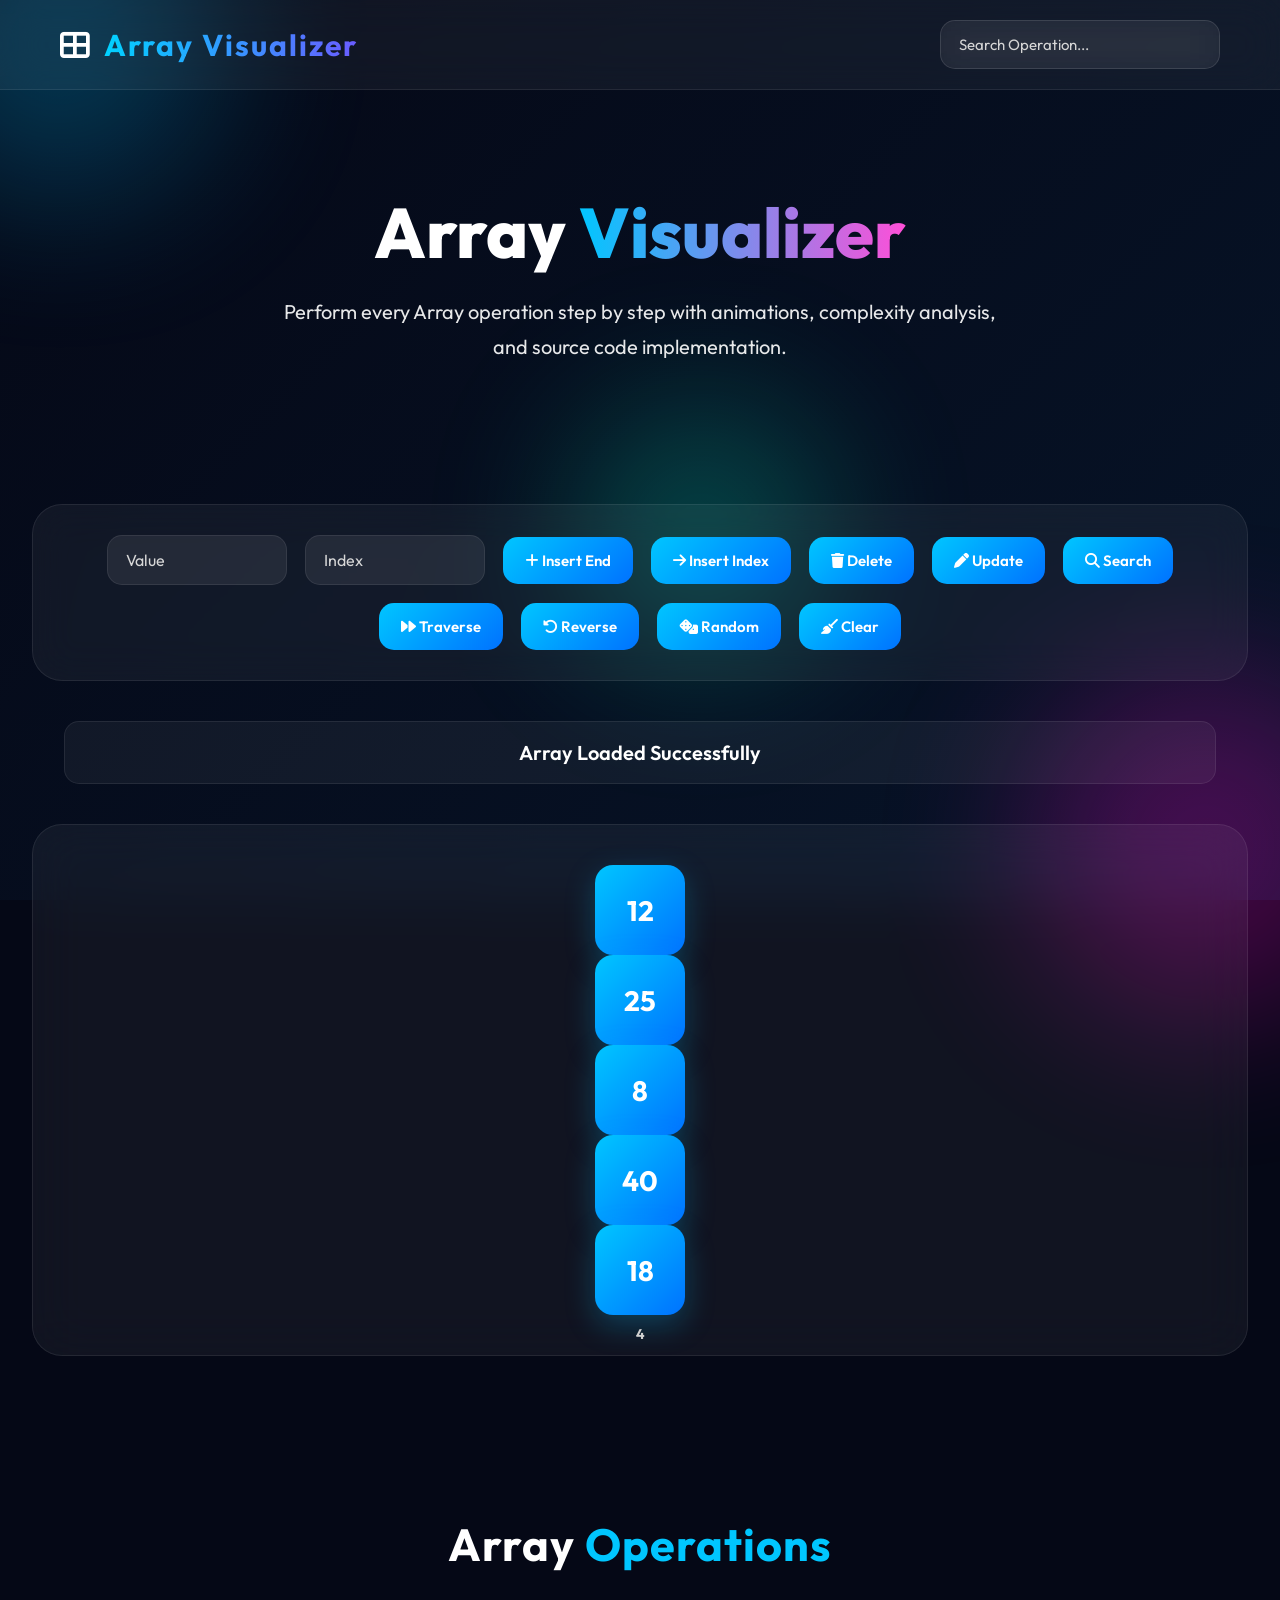
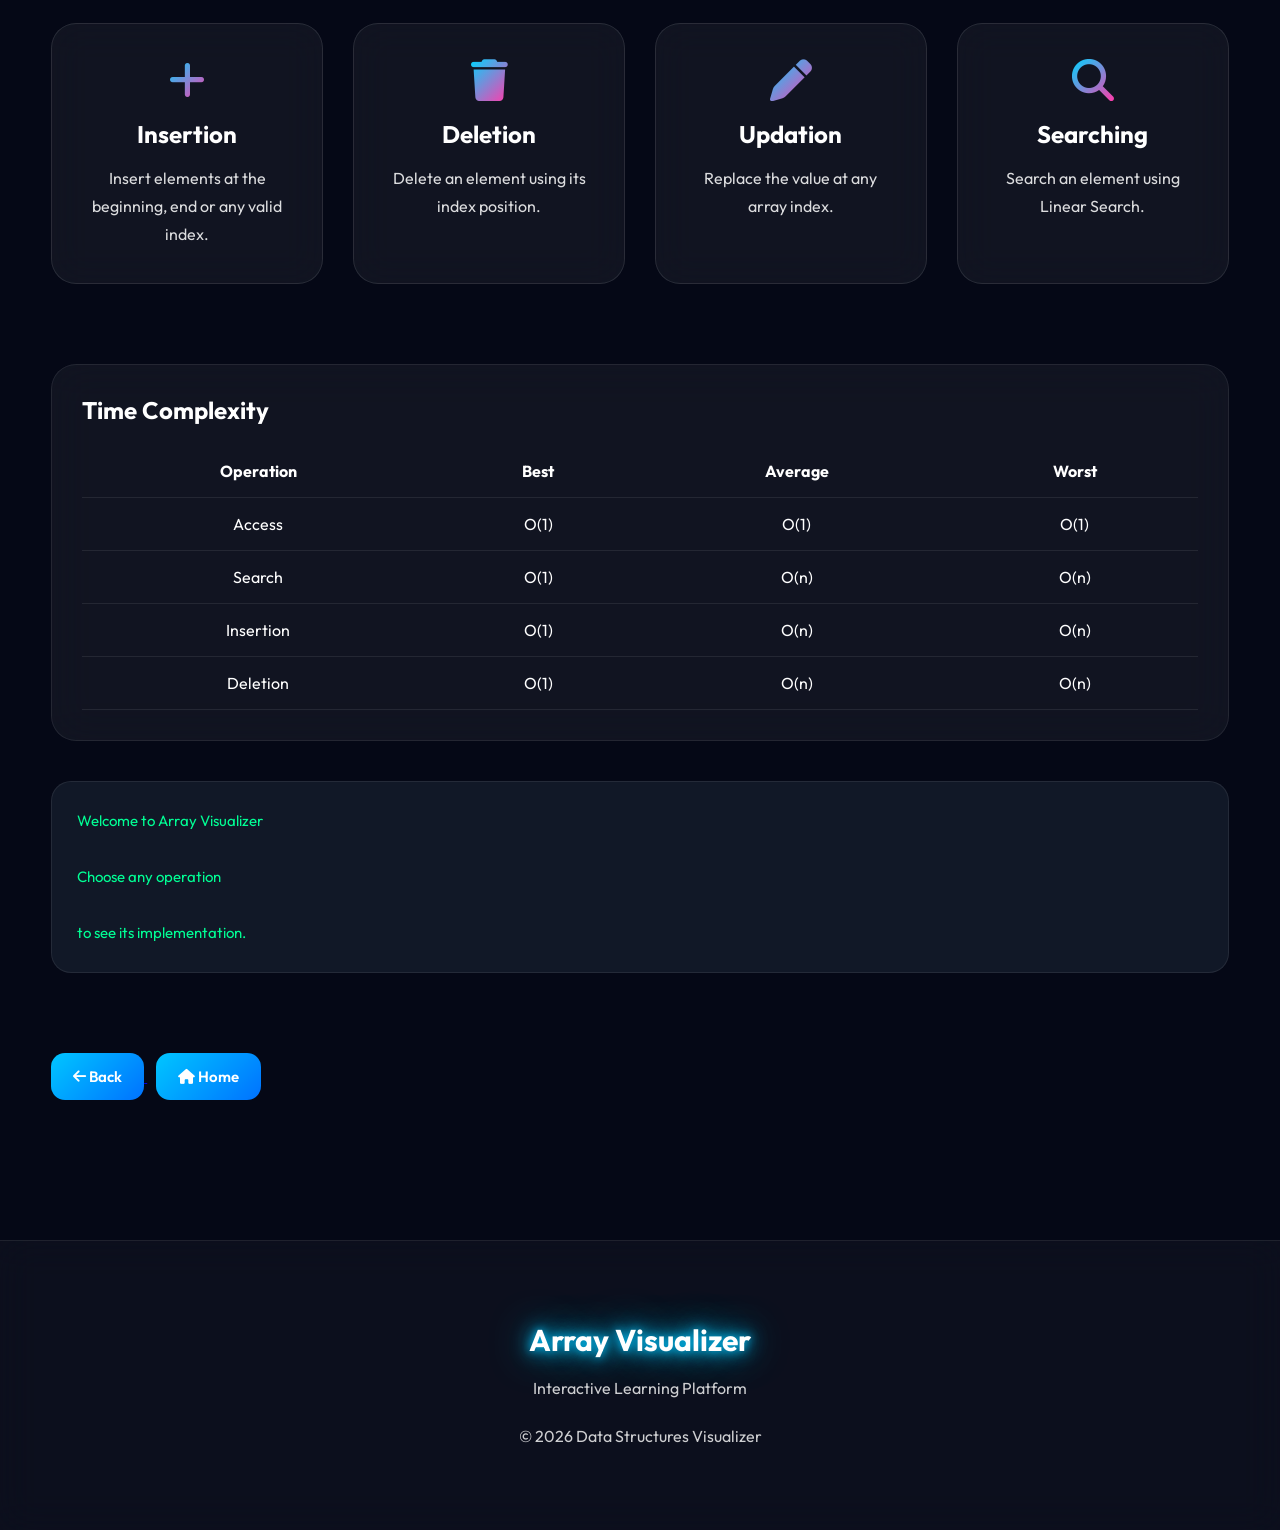
<file: pages/array.html>
<!DOCTYPE html>
<html lang="en">

<head>

    <meta charset="UTF-8">

    <meta name="viewport"
          content="width=device-width, initial-scale=1.0">

    <title>Array Visualizer</title>

    <link rel="stylesheet"
          href="../css/style.css">

    <link rel="preconnect"
          href="https://fonts.googleapis.com">

    <link rel="preconnect"
          href="https://fonts.gstatic.com"
          crossorigin>

    <link href="https://fonts.googleapis.com/css2?family=Outfit:wght@300;400;500;600;700;800&display=swap"
          rel="stylesheet">

    <link rel="stylesheet"
          href="https://cdnjs.cloudflare.com/ajax/libs/font-awesome/6.6.0/css/all.min.css">

</head>

<body>

<!--================ BACKGROUND ================-->

<div class="orb orb1"></div>
<div class="orb orb2"></div>
<div class="orb orb3"></div>

<!--================ NAVBAR ================-->

<nav>

<div class="logo">

<i class="fa-solid fa-table-cells-large"></i>

<span>

Array Visualizer

</span>

</div>

<div class="nav-right">

<div class="search-box">

<input
type="text"
placeholder="Search Operation..."
id="searchOperation">

</div>

</div>

</nav>

<!--================ HERO ================-->

<section class="hero">

<h1>

Array

<span>

Visualizer

</span>

</h1>

<p>

Perform every Array operation
step by step with animations,
complexity analysis,
and source code implementation.

</p>

</section>

<!--================ CONTROL PANEL ================-->

<section class="control-panel">

<input
type="number"
id="arrayValue"
placeholder="Value">

<input
type="number"
id="arrayIndex"
placeholder="Index">

<button onclick="insertEnd()">

<i class="fa-solid fa-plus"></i>

Insert End

</button>

<button onclick="insertIndex()">

<i class="fa-solid fa-arrow-right"></i>

Insert Index

</button>

<button onclick="deleteIndex()">

<i class="fa-solid fa-trash"></i>

Delete

</button>

<button onclick="updateValue()">

<i class="fa-solid fa-pen"></i>

Update

</button>

<button onclick="searchValue()">

<i class="fa-solid fa-magnifying-glass"></i>

Search

</button>

<button onclick="traverseArray()">

<i class="fa-solid fa-forward"></i>

Traverse

</button>

<button onclick="reverseArray()">

<i class="fa-solid fa-rotate-left"></i>

Reverse

</button>

<button onclick="randomArray()">

<i class="fa-solid fa-dice"></i>

Random

</button>

<button onclick="clearArray()">

<i class="fa-solid fa-broom"></i>

Clear

</button>

</section>

<!--================ STATUS =================-->

<div
class="status"
id="status">

Ready...

</div>

<!--================ VISUALIZER =================-->

<section class="visualizer">

<div
id="arrayContainer">

</div>

</section>


<!--================ OPERATION INFO =================-->

<section class="container">

    <h2 class="section-title">

        Array

        <span>

            Operations

        </span>

    </h2>

    <div class="feature-grid">

        <div class="feature-card">

            <i class="fa-solid fa-plus"></i>

            <h3>Insertion</h3>

            <p>

                Insert elements at the beginning,
                end or any valid index.

            </p>

        </div>

        <div class="feature-card">

            <i class="fa-solid fa-trash"></i>

            <h3>Deletion</h3>

            <p>

                Delete an element using
                its index position.

            </p>

        </div>

        <div class="feature-card">

            <i class="fa-solid fa-pen"></i>

            <h3>Updation</h3>

            <p>

                Replace the value
                at any array index.

            </p>

        </div>

        <div class="feature-card">

            <i class="fa-solid fa-magnifying-glass"></i>

            <h3>Searching</h3>

            <p>

                Search an element
                using Linear Search.

            </p>

        </div>

    </div>

</section>

<!--================ TIME COMPLEXITY =================-->

<section class="complexity">

<h2>

Time Complexity

</h2>

<table>

<tr>

<th>Operation</th>

<th>Best</th>

<th>Average</th>

<th>Worst</th>

</tr>

<tr>

<td>Access</td>

<td>O(1)</td>

<td>O(1)</td>

<td>O(1)</td>

</tr>

<tr>

<td>Search</td>

<td>O(1)</td>

<td>O(n)</td>

<td>O(n)</td>

</tr>

<tr>

<td>Insertion</td>

<td>O(1)</td>

<td>O(n)</td>

<td>O(n)</td>

</tr>

<tr>

<td>Deletion</td>

<td>O(1)</td>

<td>O(n)</td>

<td>O(n)</td>

</tr>

</table>

</section>

<!--================ IMPLEMENTATION =================-->

<section class="code-box">

<pre id="codeDisplay">

Select an operation to view its implementation.

</pre>

</section>

<!--================ NAVIGATION =================-->

<section
class="container center mt-40">

<a href="linear.html">

<button>

<i class="fa-solid fa-arrow-left"></i>

Back

</button>

</a>

&nbsp;&nbsp;

<a href="../index.html">

<button>

<i class="fa-solid fa-house"></i>

Home

</button>

</a>

</section>

<!--================ FOOTER =================-->

<footer>

<div class="container">

<h2 class="glow">

Array Visualizer

</h2>

<p>

Interactive Learning Platform

</p>

<br>

<p>

© 2026 Data Structures Visualizer

</p>

</div>

</footer>

<!--================ SCRIPT =================-->

<script src="../js/array.js"></script>

</body>

</html>
</file>
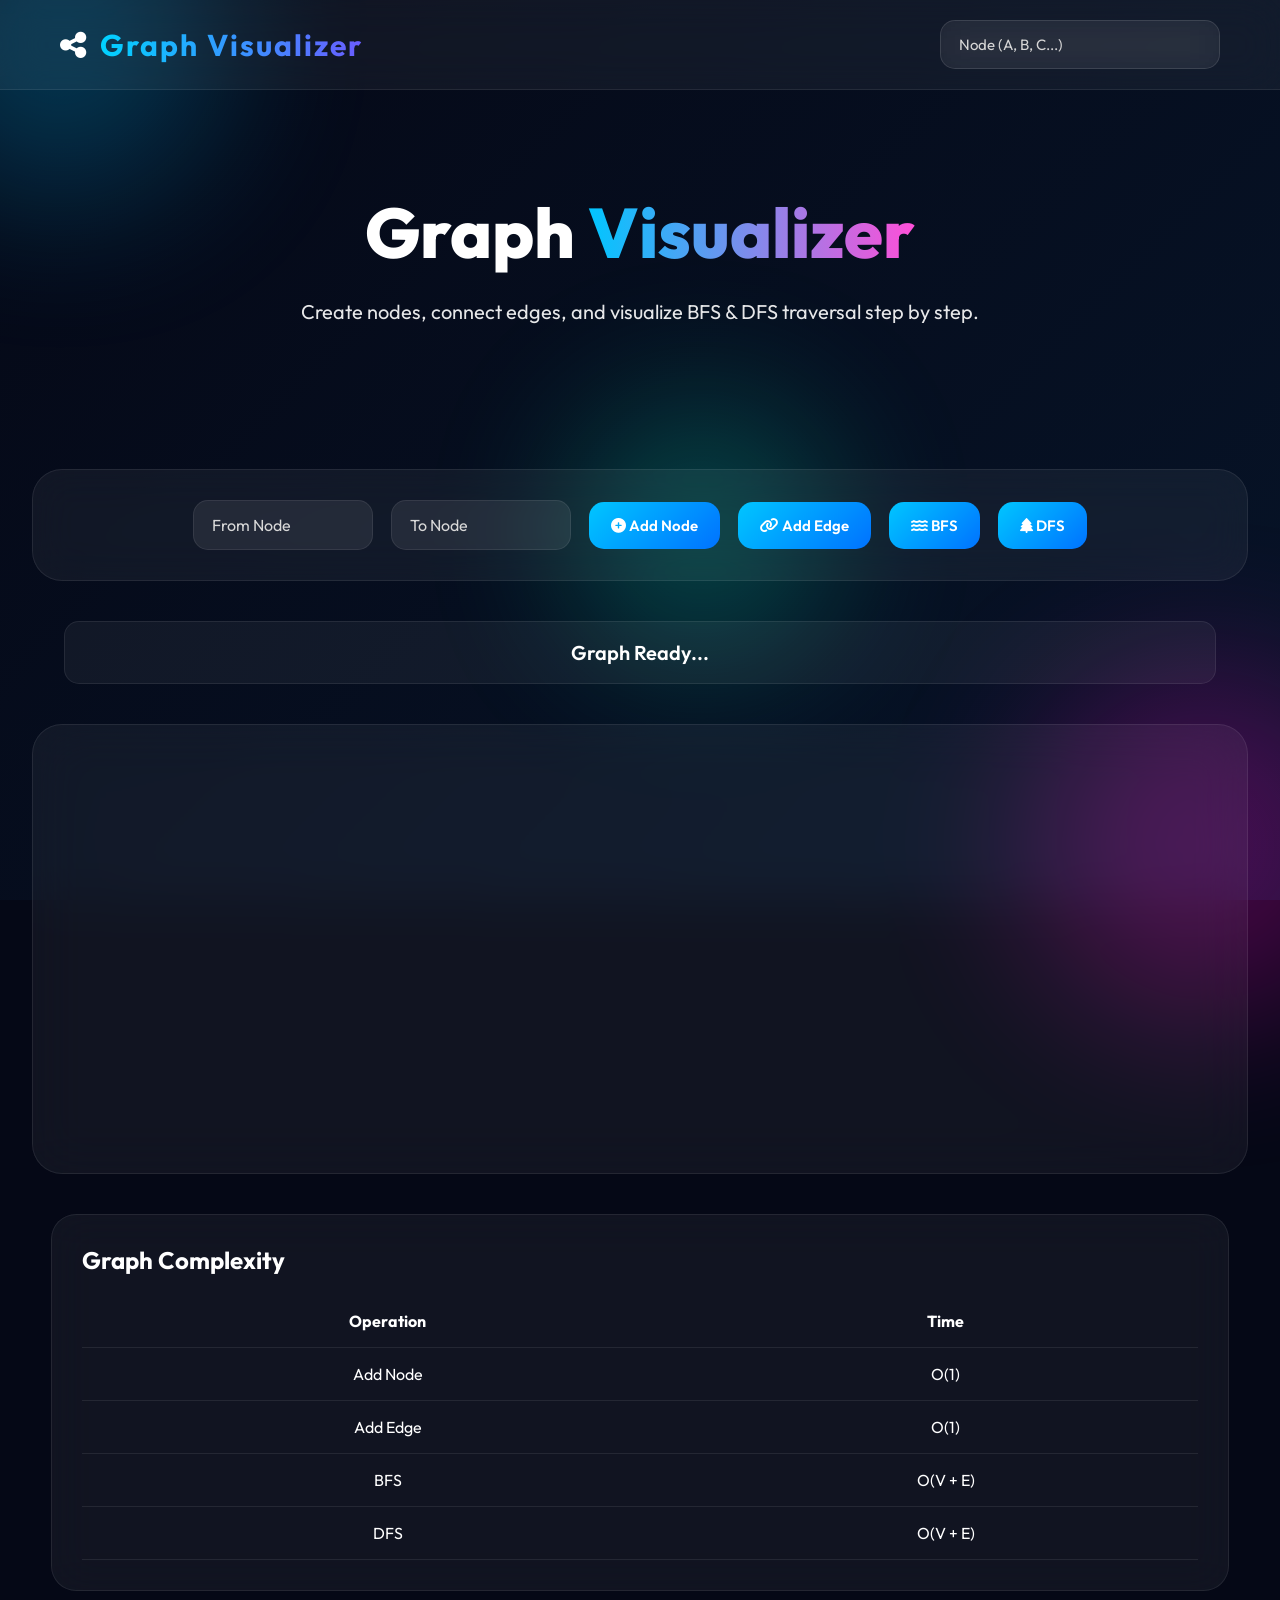
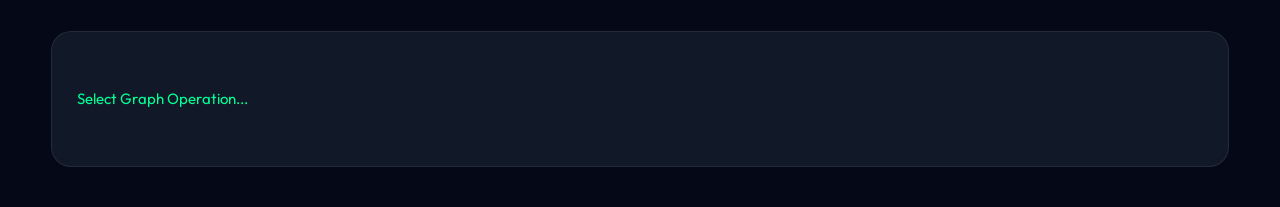
<file: pages/graph.html>
<!DOCTYPE html>
<html lang="en">

<head>

<meta charset="UTF-8">

<meta name="viewport" content="width=device-width, initial-scale=1.0">

<title>Graph Visualizer</title>

<link rel="stylesheet" href="../css/style.css">

<link rel="preconnect" href="https://fonts.googleapis.com">
<link rel="preconnect" href="https://fonts.gstatic.com" crossorigin>

<link href="https://fonts.googleapis.com/css2?family=Outfit:wght@300;400;500;600;700;800&display=swap"
rel="stylesheet">

<link rel="stylesheet"
href="https://cdnjs.cloudflare.com/ajax/libs/font-awesome/6.6.0/css/all.min.css">

</head>

<body>

<!-- BACKGROUND -->
<div class="orb orb1"></div>
<div class="orb orb2"></div>
<div class="orb orb3"></div>

<!-- NAVBAR -->
<nav>

<div class="logo">

<i class="fa-solid fa-share-nodes"></i>

<span>Graph Visualizer</span>

</div>

<div class="nav-right">

<div class="search-box">

<input type="text"
id="nodeInput"
placeholder="Node (A, B, C...)">

</div>

</div>

</nav>

<!-- HERO -->
<section class="hero">

<h1>

Graph

<span>Visualizer</span>

</h1>

<p>
Create nodes, connect edges, and visualize BFS & DFS traversal step by step.
</p>

</section>

<!-- CONTROL PANEL -->
<section class="control-panel">

<input type="text" id="fromNode" placeholder="From Node">
<input type="text" id="toNode" placeholder="To Node">

<button onclick="addNode(document.getElementById('nodeInput').value)">
<i class="fa-solid fa-circle-plus"></i> Add Node
</button>

<button onclick="addEdge(
document.getElementById('fromNode').value,
document.getElementById('toNode').value
)">
<i class="fa-solid fa-link"></i> Add Edge
</button>

<button onclick="bfs(document.getElementById('nodeInput').value)">
<i class="fa-solid fa-water"></i> BFS
</button>

<button onclick="dfs(document.getElementById('nodeInput').value)">
<i class="fa-solid fa-tree"></i> DFS
</button>

</section>

<!-- STATUS -->
<div class="status" id="status">
Graph Ready...
</div>

<!-- GRAPH VISUALIZER -->
<section class="visualizer">

<div id="graphContainer" class="graph-container"></div>

</section>

<!-- COMPLEXITY -->
<section class="complexity">

<h2>Graph Complexity</h2>

<table>

<tr>
<th>Operation</th>
<th>Time</th>
</tr>

<tr>
<td>Add Node</td>
<td>O(1)</td>
</tr>

<tr>
<td>Add Edge</td>
<td>O(1)</td>
</tr>

<tr>
<td>BFS</td>
<td>O(V + E)</td>
</tr>

<tr>
<td>DFS</td>
<td>O(V + E)</td>
</tr>

</table>

</section>

<!-- CODE BOX -->
<section class="code-box">

<pre id="codeDisplay">

Select Graph Operation...

</pre>

</section>

<!-- SCRIPT -->
<script src="../js/graph.js"></script>

</body>

</html>
</file>
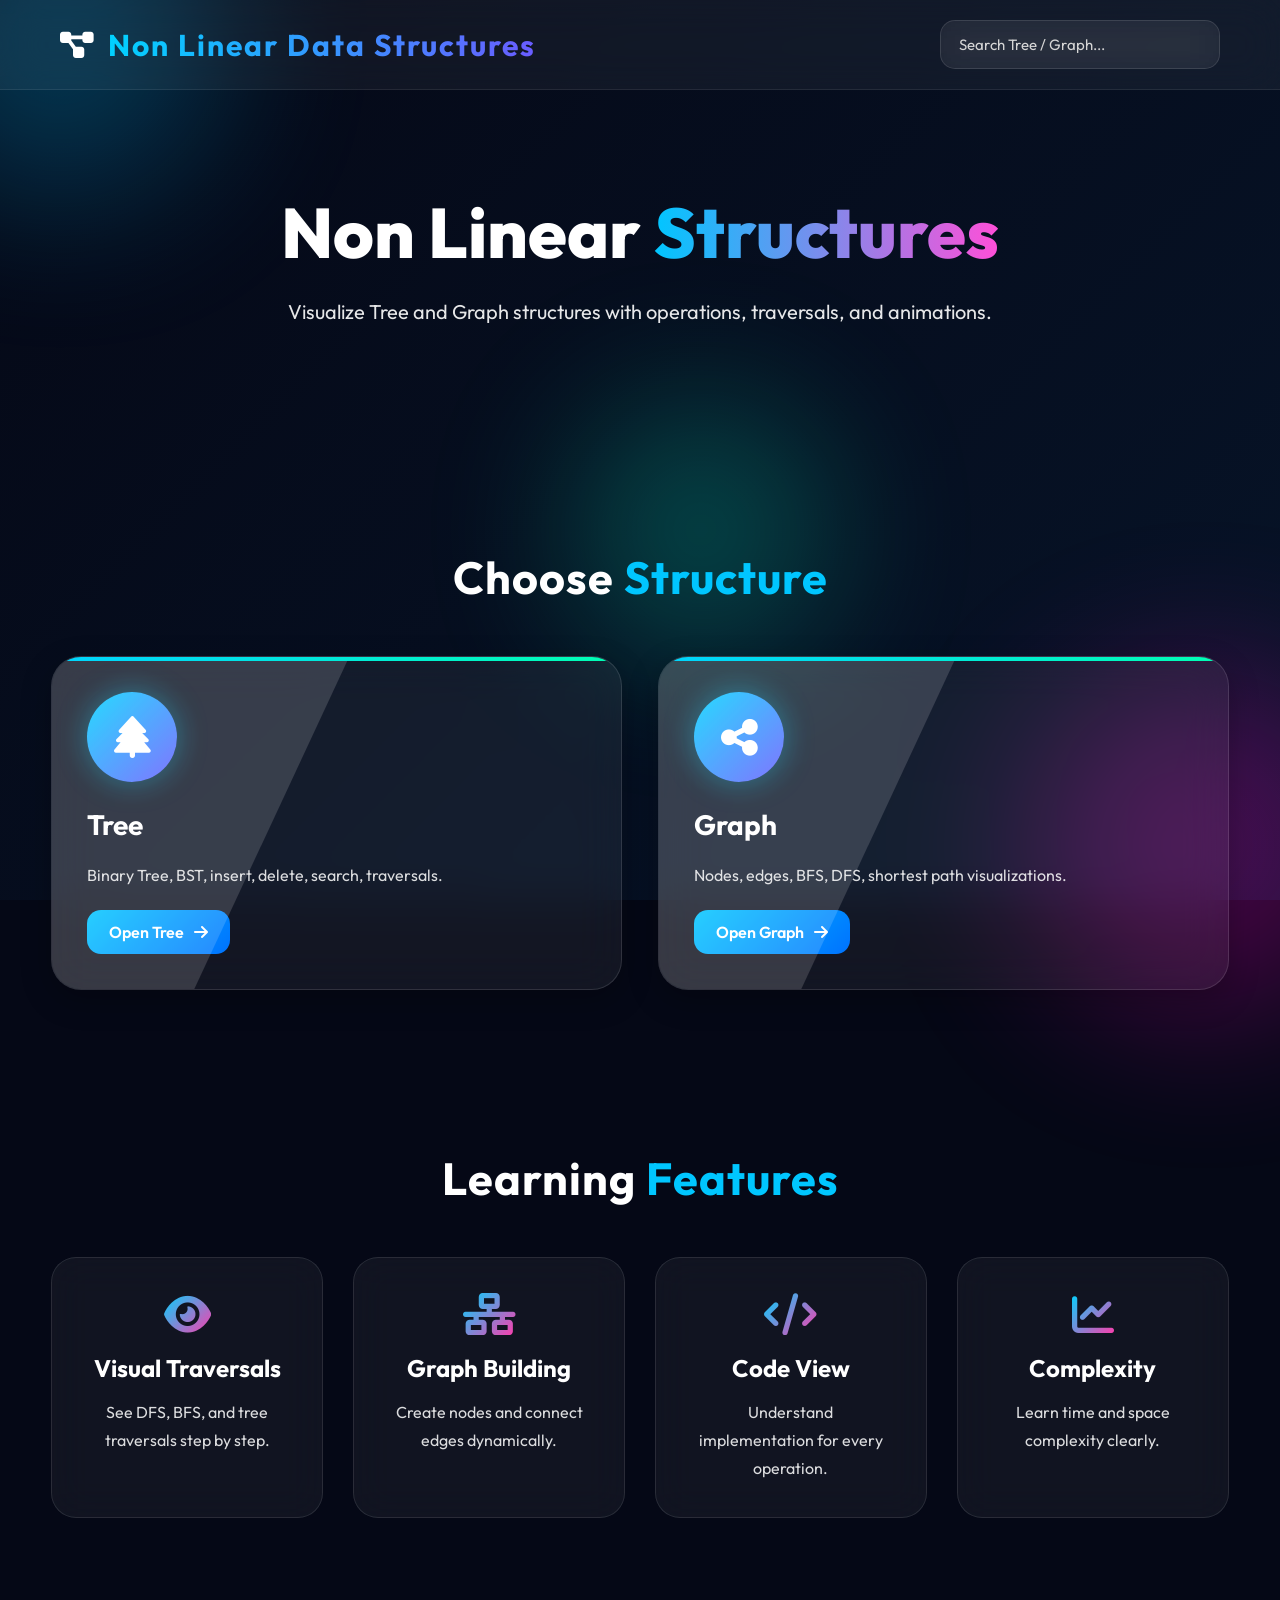
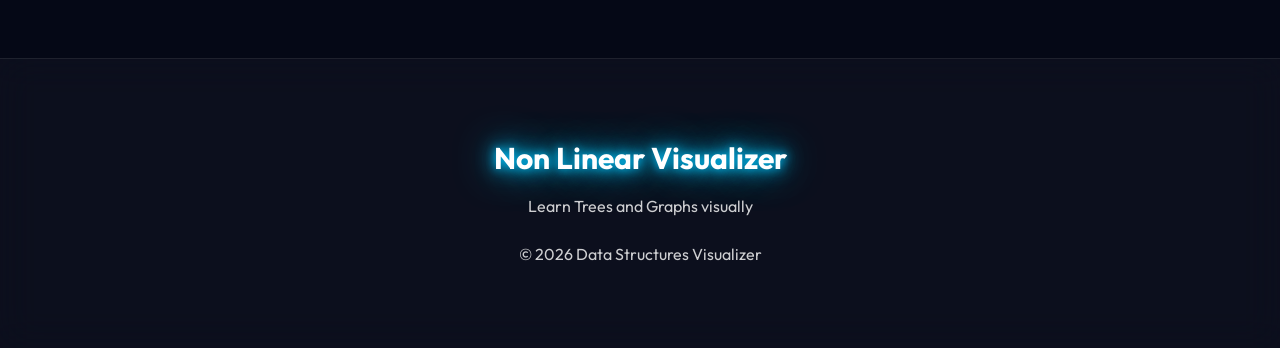
<file: pages/nonlinear.html>
<!DOCTYPE html>
<html lang="en">

<head>

<meta charset="UTF-8">

<meta name="viewport" content="width=device-width, initial-scale=1.0">

<title>Non Linear Data Structures</title>

<link rel="stylesheet" href="../css/style.css">

<link rel="preconnect" href="https://fonts.googleapis.com">
<link rel="preconnect" href="https://fonts.gstatic.com" crossorigin>

<link href="https://fonts.googleapis.com/css2?family=Outfit:wght@300;400;500;600;700;800&display=swap"
rel="stylesheet">

<link rel="stylesheet"
href="https://cdnjs.cloudflare.com/ajax/libs/font-awesome/6.6.0/css/all.min.css">

</head>

<body>

<!-- BACKGROUND -->
<div class="orb orb1"></div>
<div class="orb orb2"></div>
<div class="orb orb3"></div>

<!-- NAVBAR -->
<nav>

<div class="logo">

<i class="fa-solid fa-diagram-project"></i>

<span>Non Linear Data Structures</span>

</div>

<div class="nav-right">

<div class="search-box">
<input type="text" id="searchInput" placeholder="Search Tree / Graph...">
</div>

</div>

</nav>

<!-- HERO -->
<section class="hero">

<h1>
Non Linear
<span>Structures</span>
</h1>

<p>
Visualize Tree and Graph structures with operations, traversals, and animations.
</p>

</section>

<!-- GRID -->
<section class="container">

<h2 class="section-title">
Choose
<span>Structure</span>
</h2>

<div class="grid">

<!-- TREE -->
<div class="card">

<div class="card-icon">
<i class="fa-solid fa-tree"></i>
</div>

<h2>Tree</h2>

<p>
Binary Tree, BST, insert, delete, search, traversals.
</p>

<a href="tree.html">
Open Tree
<i class="fa-solid fa-arrow-right"></i>
</a>

</div>

<!-- GRAPH -->
<div class="card">

<div class="card-icon">
<i class="fa-solid fa-share-nodes"></i>
</div>

<h2>Graph</h2>

<p>
Nodes, edges, BFS, DFS, shortest path visualizations.
</p>

<a href="graph.html">
Open Graph
<i class="fa-solid fa-arrow-right"></i>
</a>

</div>

</div>

</section>

<!-- FEATURES -->
<section class="container">

<h2 class="section-title">
Learning
<span>Features</span>
</h2>

<div class="feature-grid">

<div class="feature-card">

<i class="fa-solid fa-eye"></i>
<h3>Visual Traversals</h3>
<p>See DFS, BFS, and tree traversals step by step.</p>

</div>

<div class="feature-card">

<i class="fa-solid fa-network-wired"></i>
<h3>Graph Building</h3>
<p>Create nodes and connect edges dynamically.</p>

</div>

<div class="feature-card">

<i class="fa-solid fa-code"></i>
<h3>Code View</h3>
<p>Understand implementation for every operation.</p>

</div>

<div class="feature-card">

<i class="fa-solid fa-chart-line"></i>
<h3>Complexity</h3>
<p>Learn time and space complexity clearly.</p>

</div>

</div>

</section>

<!-- FOOTER -->
<footer>

<div class="container">

<h2 class="glow">Non Linear Visualizer</h2>

<p>Learn Trees and Graphs visually</p>

<br>

<p>© 2026 Data Structures Visualizer</p>

</div>

</footer>

</body>
</html>
</file>
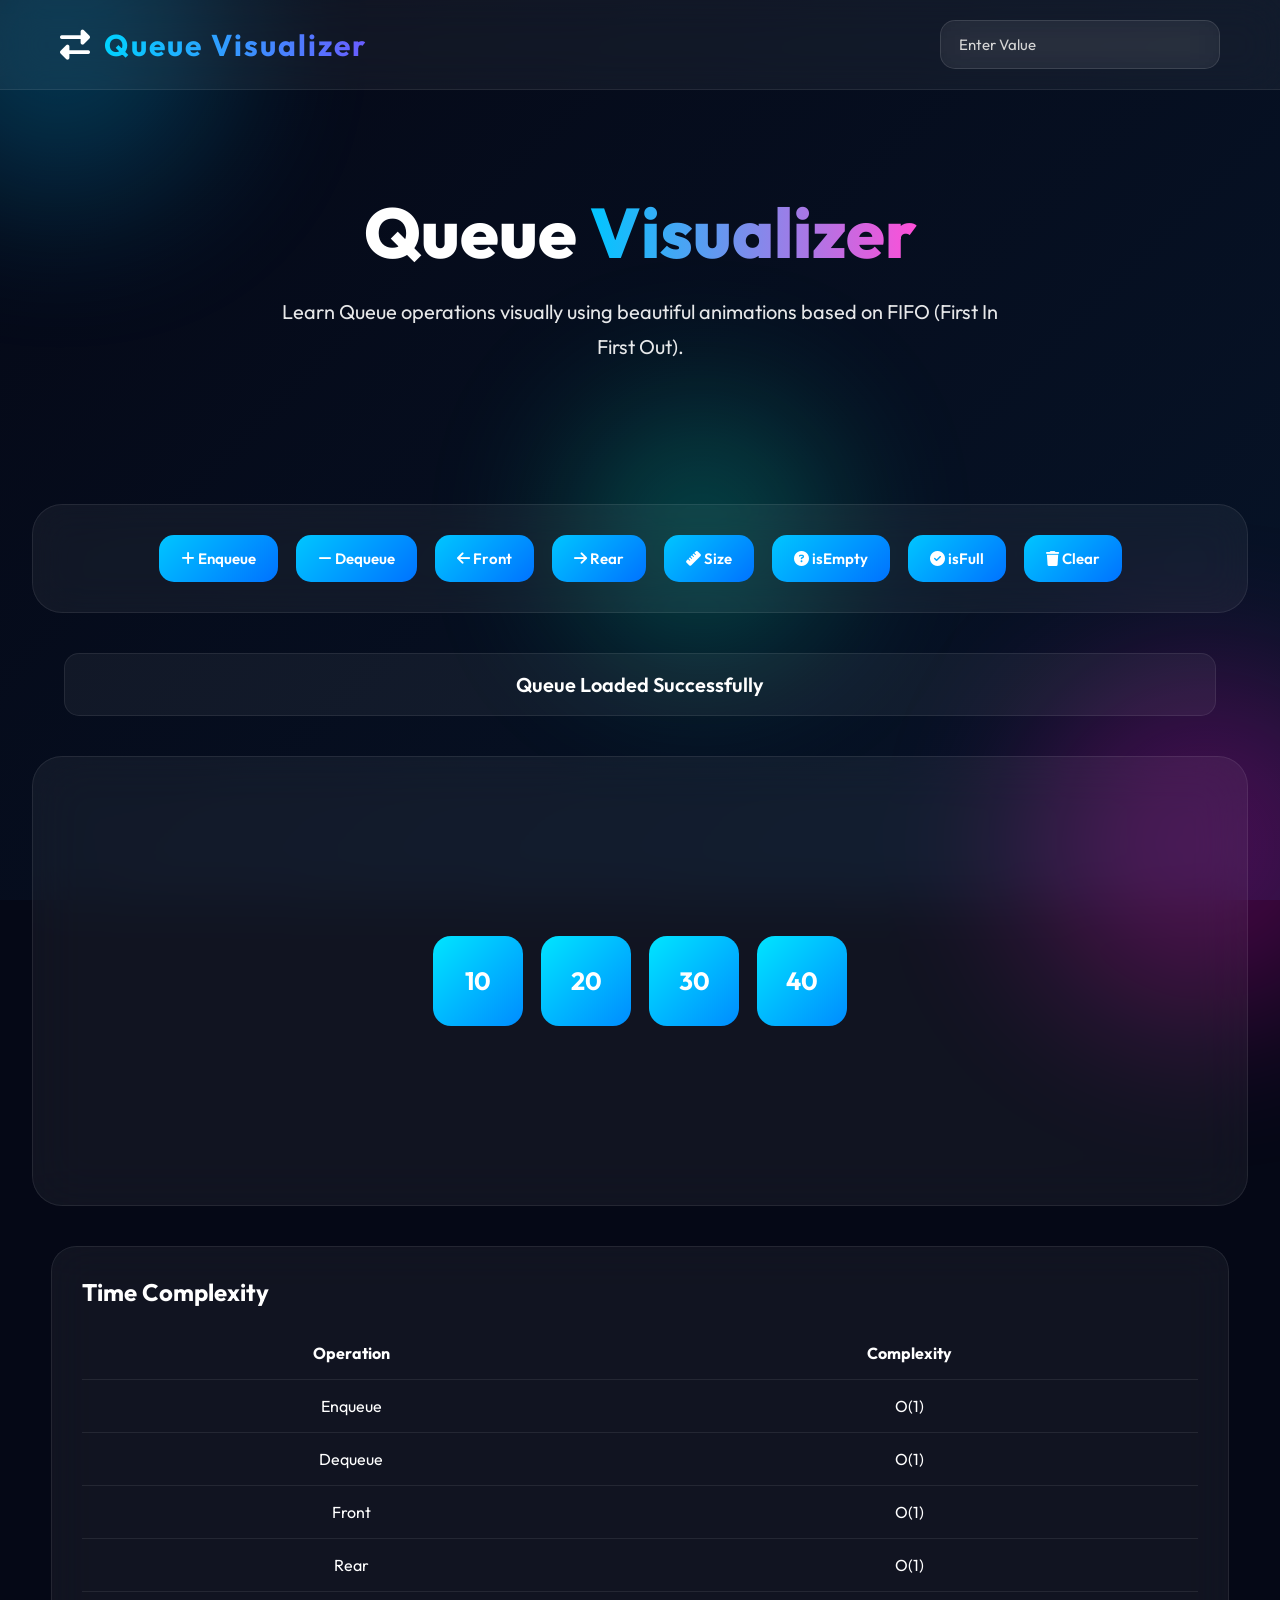
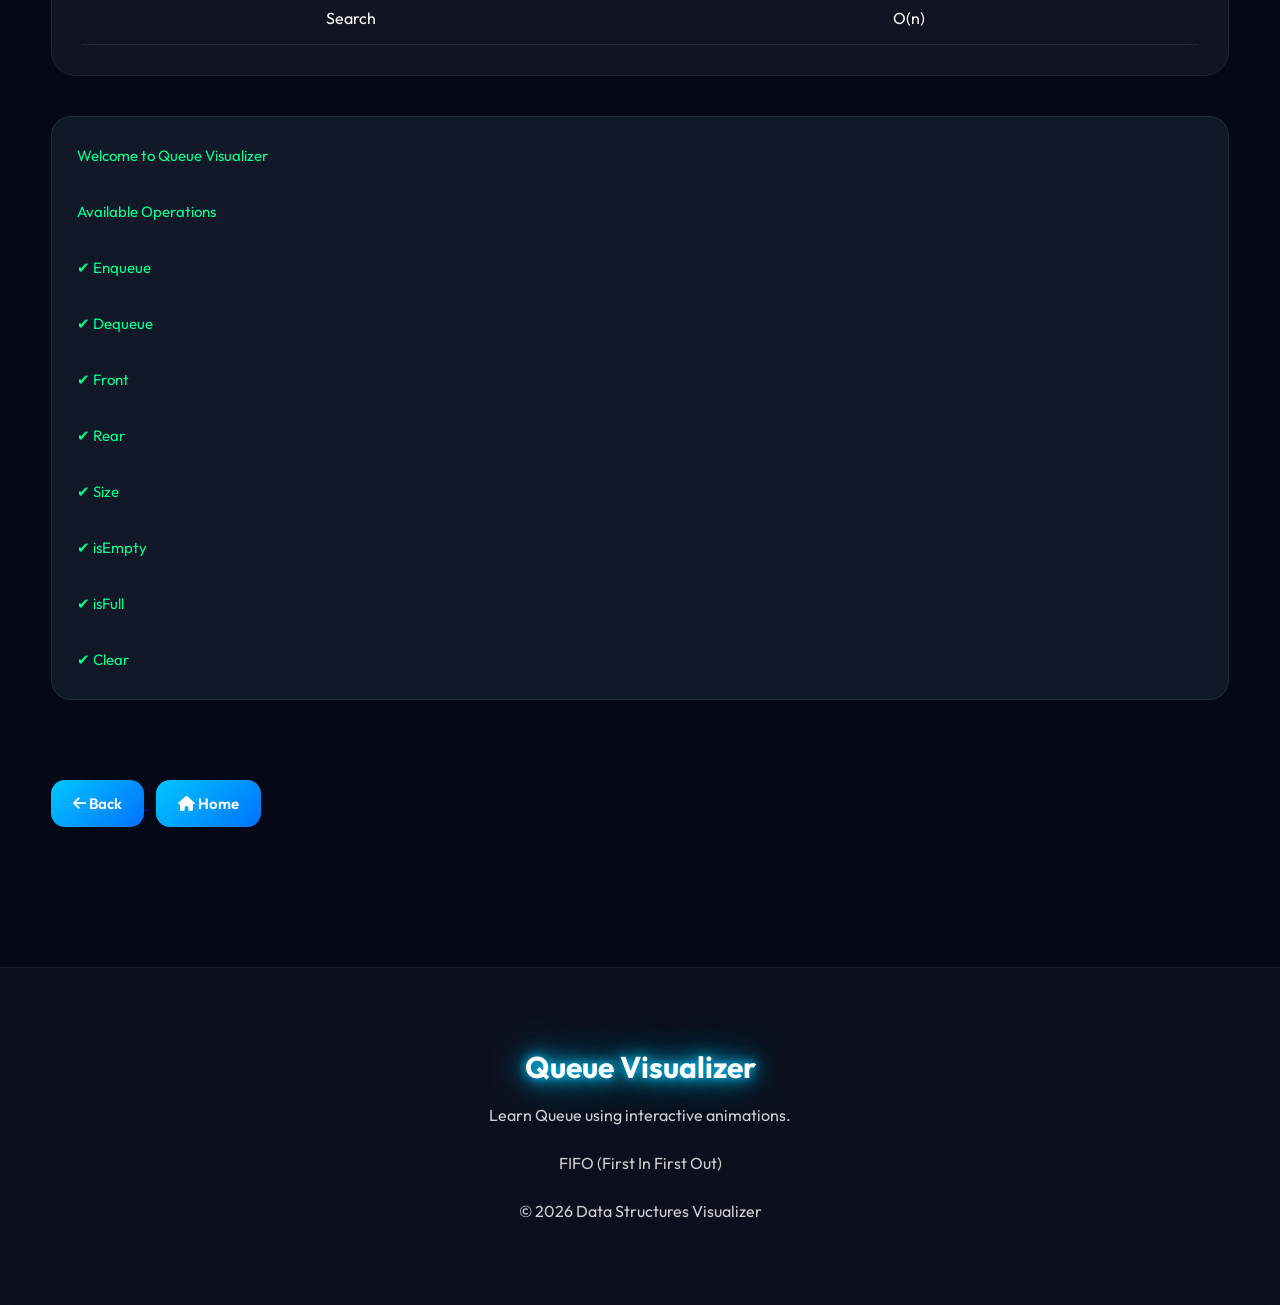
<file: pages/queue.html>
<!DOCTYPE html>
<html lang="en">

<head>

<meta charset="UTF-8">

<meta name="viewport"
content="width=device-width, initial-scale=1.0">

<title>Queue Visualizer</title>

<link rel="stylesheet"
href="../css/style.css">

<link rel="preconnect"
href="https://fonts.googleapis.com">

<link rel="preconnect"
href="https://fonts.gstatic.com"
crossorigin>

<link href="https://fonts.googleapis.com/css2?family=Outfit:wght@300;400;500;600;700;800&display=swap"
rel="stylesheet">

<link rel="stylesheet"
href="https://cdnjs.cloudflare.com/ajax/libs/font-awesome/6.6.0/css/all.min.css">

</head>

<body>

<!--================ BACKGROUND =================-->

<div class="orb orb1"></div>
<div class="orb orb2"></div>
<div class="orb orb3"></div>

<!--================ NAVBAR =================-->

<nav>

<div class="logo">

<i class="fa-solid fa-right-left"></i>

<span>

Queue Visualizer

</span>

</div>

<div class="nav-right">

<div class="search-box">

<input
type="number"
id="queueValue"
placeholder="Enter Value">

</div>

</div>

</nav>

<!--================ HERO =================-->

<section class="hero">

<h1>

Queue

<span>

Visualizer

</span>

</h1>

<p>

Learn Queue operations visually using
beautiful animations based on
FIFO (First In First Out).

</p>

</section>

<!--================ CONTROL PANEL =================-->

<section class="control-panel">

<button onclick="enqueue()">

<i class="fa-solid fa-plus"></i>

Enqueue

</button>

<button onclick="dequeue()">

<i class="fa-solid fa-minus"></i>

Dequeue

</button>

<button onclick="frontElement()">

<i class="fa-solid fa-arrow-left"></i>

Front

</button>

<button onclick="rearElement()">

<i class="fa-solid fa-arrow-right"></i>

Rear

</button>

<button onclick="queueSize()">

<i class="fa-solid fa-ruler"></i>

Size

</button>

<button onclick="isEmpty()">

<i class="fa-solid fa-circle-question"></i>

isEmpty

</button>

<button onclick="isFull()">

<i class="fa-solid fa-circle-check"></i>

isFull

</button>

<button onclick="clearQueue()">

<i class="fa-solid fa-trash"></i>

Clear

</button>

</section>

<!--================ STATUS =================-->

<div
class="status"
id="status">

Queue Ready...

</div>

<!--================ VISUALIZER =================-->

<section class="visualizer">

<div
class="queue-container"
id="queueContainer">

</div>

</section>

<!--================ COMPLEXITY =================-->

<section class="complexity">

<h2>

Time Complexity

</h2>

<table>

<tr>

<th>Operation</th>

<th>Complexity</th>

</tr>

<tr>

<td>Enqueue</td>

<td>O(1)</td>

</tr>

<tr>

<td>Dequeue</td>

<td>O(1)</td>

</tr>

<tr>

<td>Front</td>

<td>O(1)</td>

</tr>

<tr>

<td>Rear</td>

<td>O(1)</td>

</tr>

<tr>

<td>Search</td>

<td>O(n)</td>

</tr>

</table>

</section>

<!--================ CODE PANEL =================-->

<section class="code-box">

<pre id="codeDisplay">

Select any Queue operation...

</pre>

</section>

<!--================ NAVIGATION =================-->

<section class="container center mt-40">

    <a href="linear.html">

        <button>

            <i class="fa-solid fa-arrow-left"></i>

            Back

        </button>

    </a>

    &nbsp;&nbsp;

    <a href="../index.html">

        <button>

            <i class="fa-solid fa-house"></i>

            Home

        </button>

    </a>

</section>

<!--================ FOOTER =================-->

<footer>

    <div class="container">

        <h2 class="glow">

            Queue Visualizer

        </h2>

        <p>

            Learn Queue using interactive animations.

        </p>

        <br>

        <p>

            FIFO (First In First Out)

        </p>

        <br>

        <p>

            © 2026 Data Structures Visualizer

        </p>

    </div>

</footer>

<!--================ JAVASCRIPT =================-->

<script src="../js/queue.js"></script>

</body>

</html>
</file>
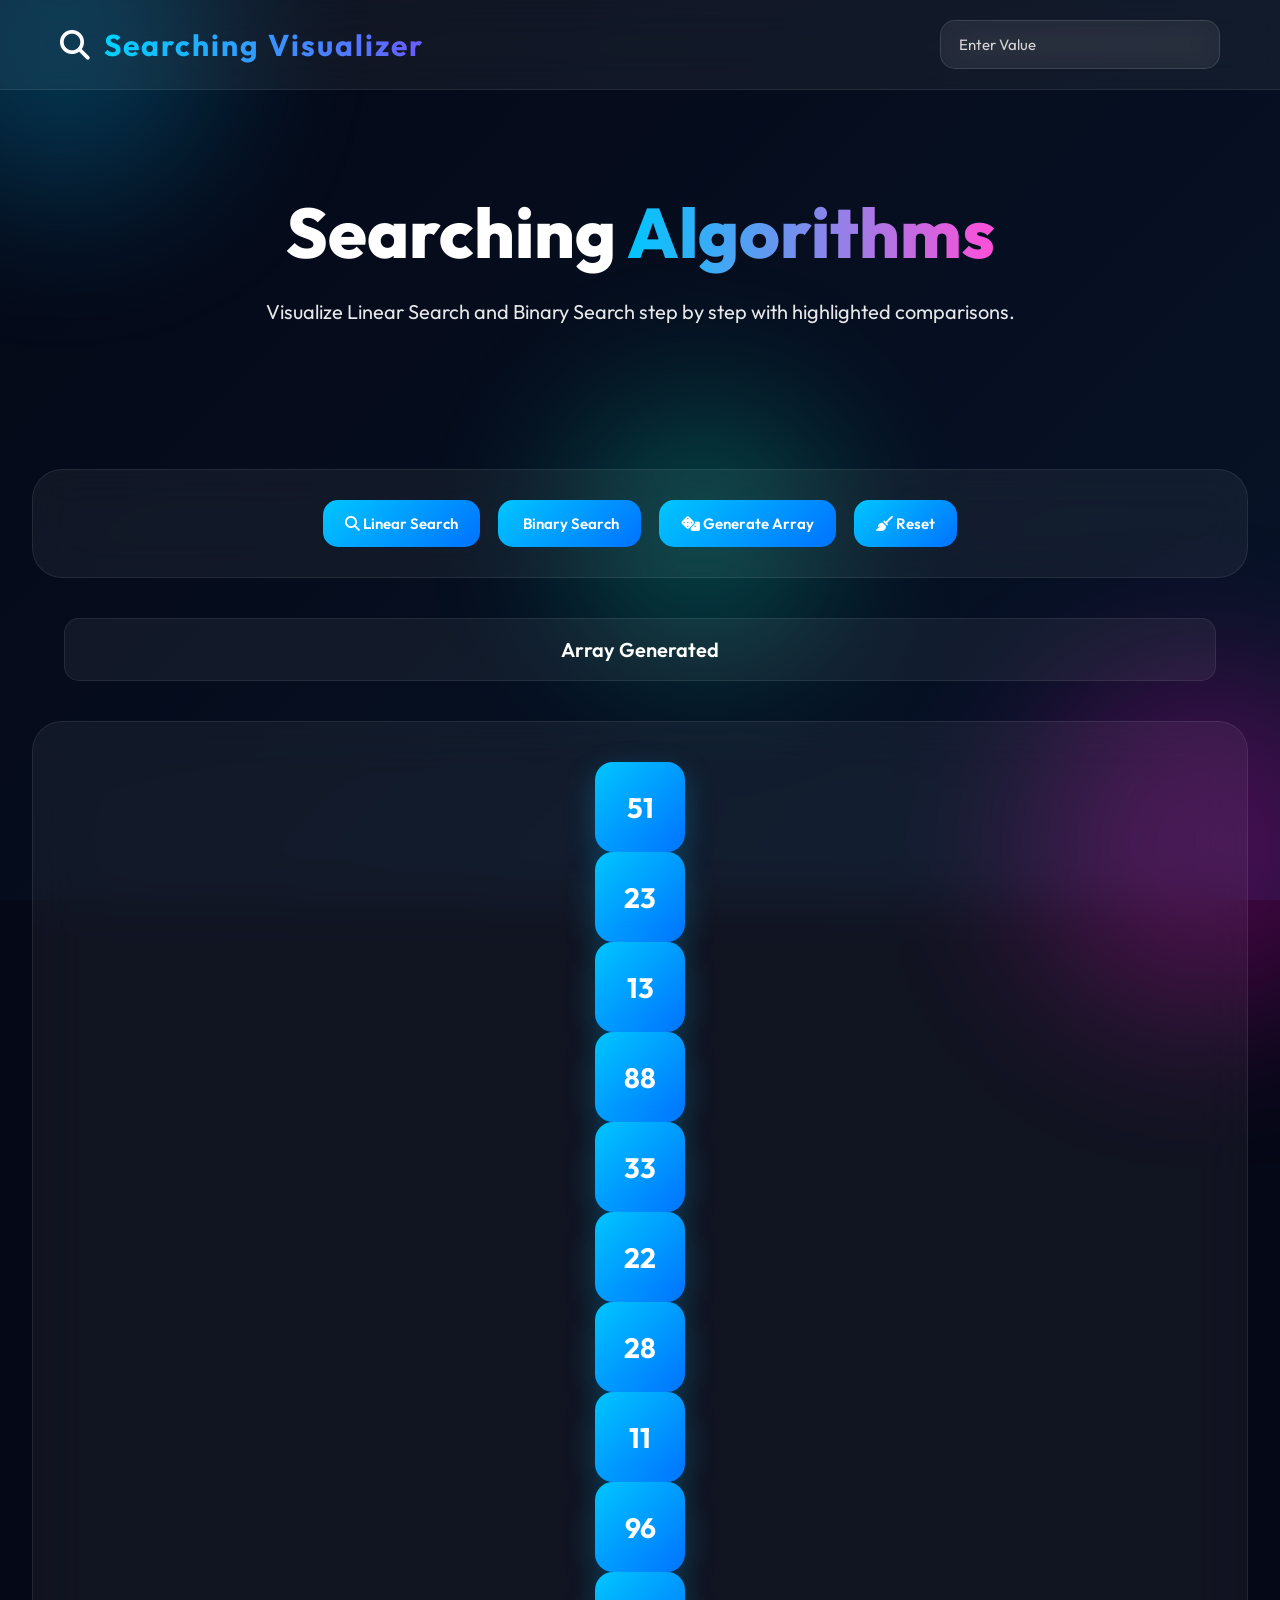
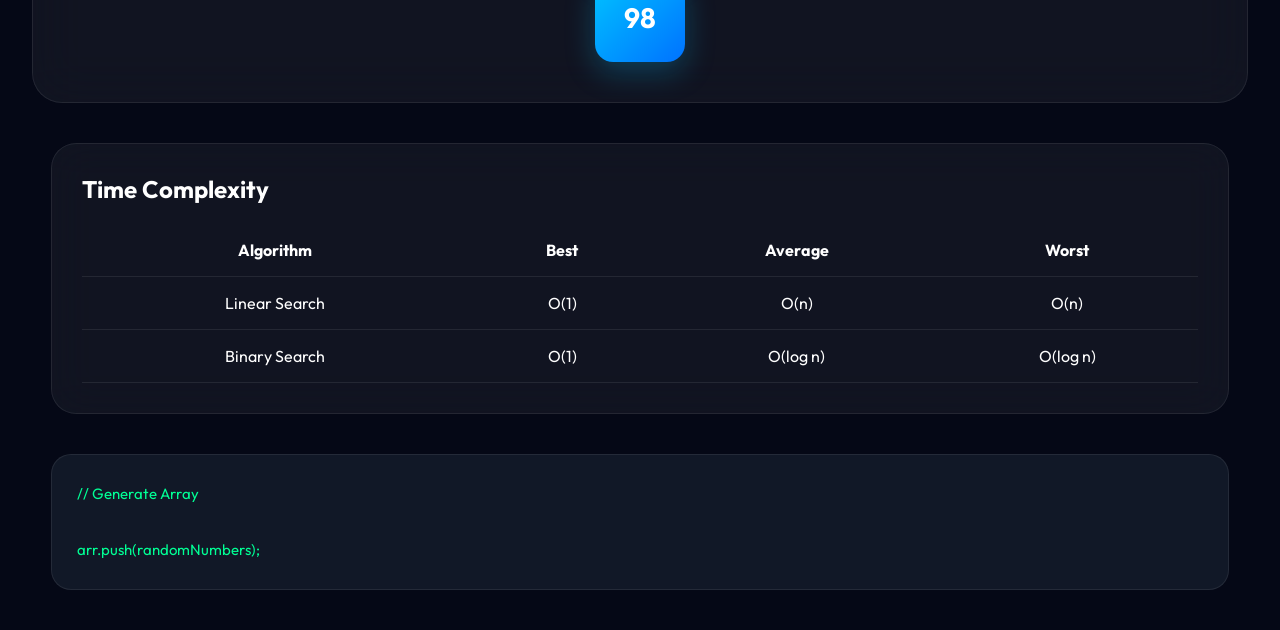
<file: pages/searching.html>
<!DOCTYPE html>
<html lang="en">

<head>

<meta charset="UTF-8">

<meta name="viewport"
content="width=device-width, initial-scale=1.0">

<title>Searching Visualizer</title>

<link rel="stylesheet"
href="../css/style.css">

<link rel="preconnect"
href="https://fonts.googleapis.com">

<link rel="preconnect"
href="https://fonts.gstatic.com"
crossorigin>

<link href="https://fonts.googleapis.com/css2?family=Outfit:wght@300;400;500;600;700;800&display=swap"
rel="stylesheet">

<link rel="stylesheet"
href="https://cdnjs.cloudflare.com/ajax/libs/font-awesome/6.6.0/css/all.min.css">

</head>

<body>

<!--================ BACKGROUND =================-->

<div class="orb orb1"></div>
<div class="orb orb2"></div>
<div class="orb orb3"></div>

<!--================ NAVBAR =================-->

<nav>

<div class="logo">

<i class="fa-solid fa-magnifying-glass"></i>

<span>

Searching Visualizer

</span>

</div>

<div class="nav-right">

<div class="search-box">

<input
type="number"
id="searchValue"
placeholder="Enter Value">

</div>

</div>

</nav>

<!--================ HERO =================-->

<section class="hero">

<h1>

Searching

<span>

Algorithms

</span>

</h1>

<p>

Visualize Linear Search and Binary Search
step by step with highlighted comparisons.

</p>

</section>

<!--================ CONTROL PANEL =================-->

<section class="control-panel">

<button onclick="linearSearch()">

<i class="fa-solid fa-magnifying-glass"></i>

Linear Search

</button>

<button onclick="binarySearch()">

<i class="fa-solid fa-binary"></i>

Binary Search

</button>

<button onclick="generateArray()">

<i class="fa-solid fa-dice"></i>

Generate Array

</button>

<button onclick="resetArray()">

<i class="fa-solid fa-broom"></i>

Reset

</button>

</section>

<!--================ STATUS =================-->

<div class="status" id="status">

Searching Ready...

</div>

<!--================ VISUALIZER =================-->

<section class="visualizer">

<div id="searchContainer"></div>

</section>

<!--================ COMPLEXITY =================-->

<section class="complexity">

<h2>Time Complexity</h2>

<table>

<tr>
<th>Algorithm</th>
<th>Best</th>
<th>Average</th>
<th>Worst</th>
</tr>

<tr>
<td>Linear Search</td>
<td>O(1)</td>
<td>O(n)</td>
<td>O(n)</td>
</tr>

<tr>
<td>Binary Search</td>
<td>O(1)</td>
<td>O(log n)</td>
<td>O(log n)</td>
</tr>

</table>

</section>

<!--================ CODE =================-->

<section class="code-box">

<pre id="codeDisplay">

Select a searching algorithm...

</pre>

</section>

<!--================ SCRIPT =================-->

<script src="../js/searching.js"></script>

</body>

</html>
</file>
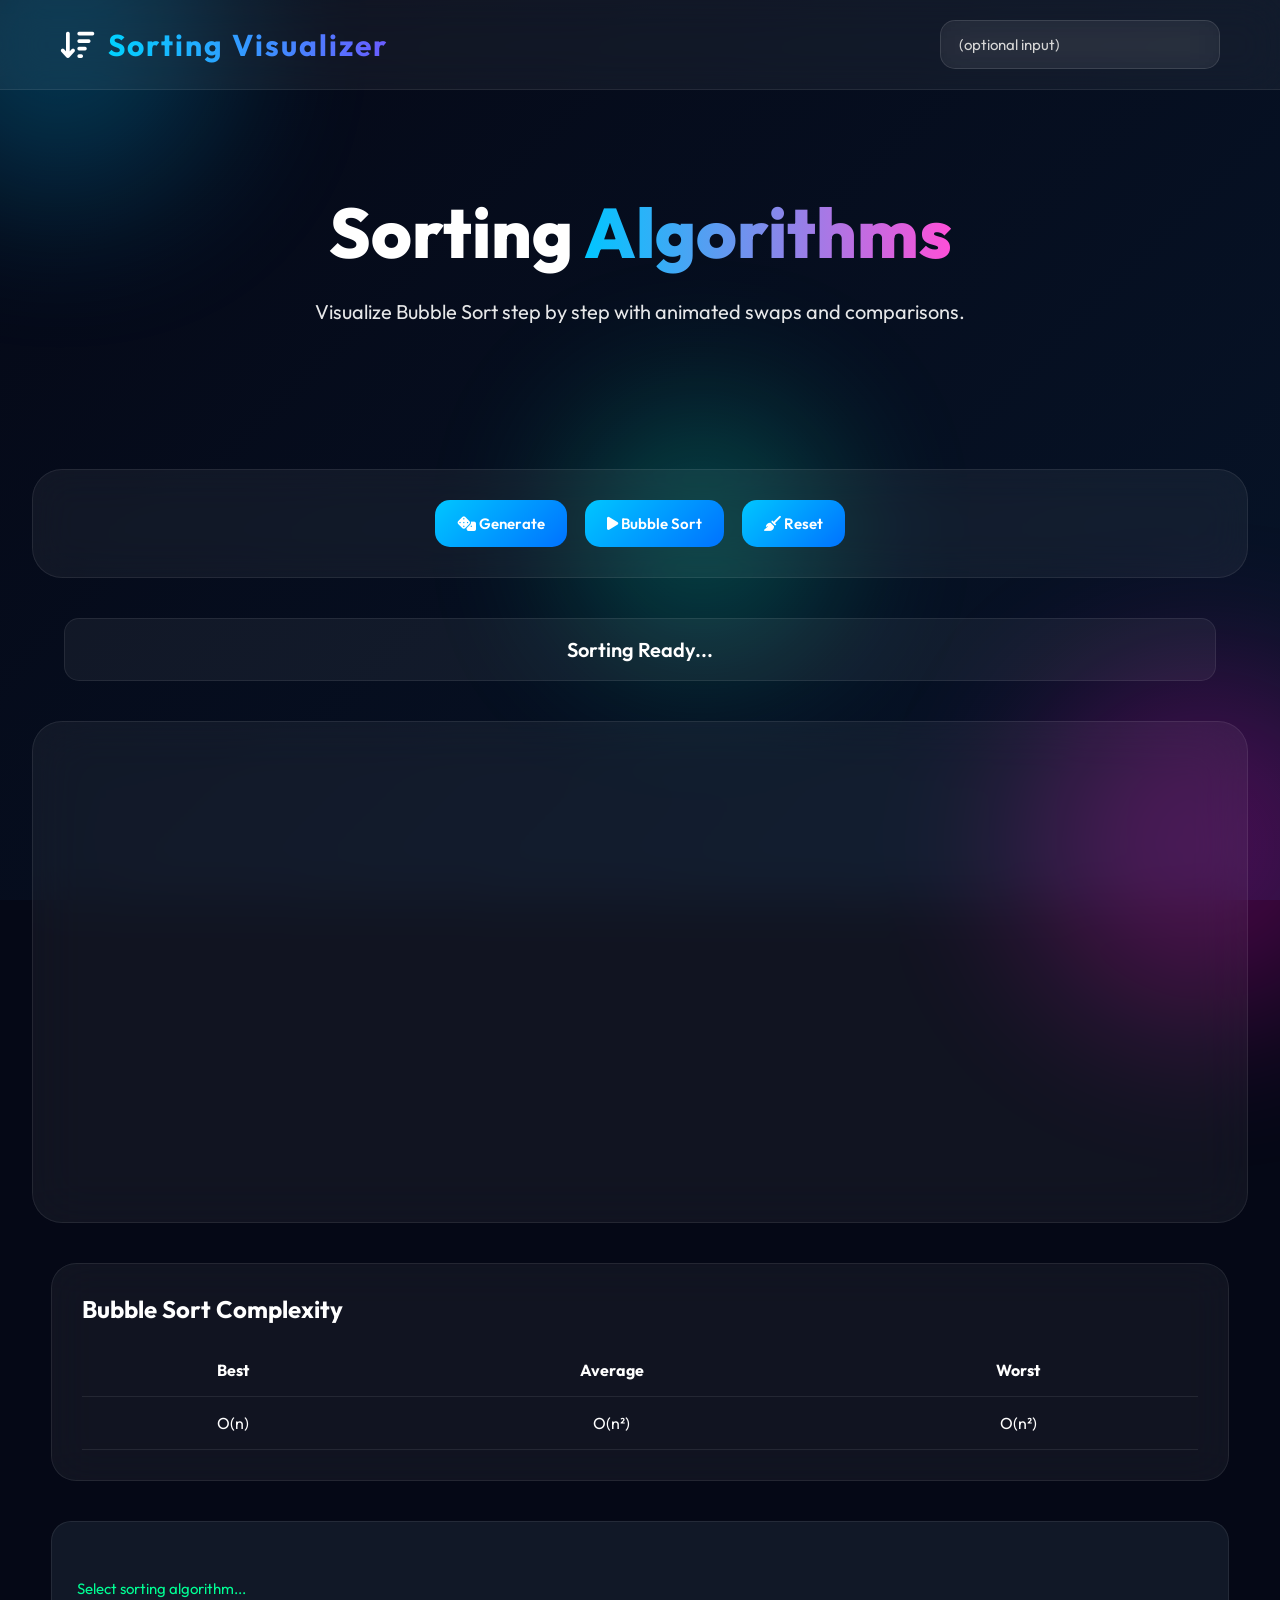
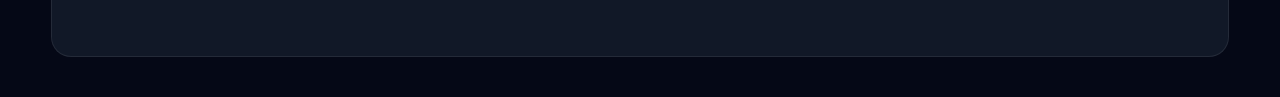
<file: pages/sorting.html>
<!DOCTYPE html>
<html lang="en">

<head>

<meta charset="UTF-8">

<meta name="viewport"
content="width=device-width, initial-scale=1.0">

<title>Sorting Visualizer</title>

<link rel="stylesheet"
href="../css/style.css">

<link rel="preconnect"
href="https://fonts.googleapis.com">

<link rel="preconnect"
href="https://fonts.gstatic.com"
crossorigin>

<link href="https://fonts.googleapis.com/css2?family=Outfit:wght@300;400;500;600;700;800&display=swap"
rel="stylesheet">

<link rel="stylesheet"
href="https://cdnjs.cloudflare.com/ajax/libs/font-awesome/6.6.0/css/all.min.css">

</head>

<body>

<!-- BACKGROUND -->

<div class="orb orb1"></div>
<div class="orb orb2"></div>
<div class="orb orb3"></div>

<!-- NAVBAR -->

<nav>

<div class="logo">

<i class="fa-solid fa-arrow-down-wide-short"></i>

<span>

Sorting Visualizer

</span>

</div>

<div class="nav-right">

<div class="search-box">

<input type="number"
id="sortValue"
placeholder="(optional input)">

</div>

</div>

</nav>

<!-- HERO -->

<section class="hero">

<h1>

Sorting

<span>

Algorithms

</span>

</h1>

<p>

Visualize Bubble Sort step by step
with animated swaps and comparisons.

</p>

</section>

<!-- CONTROL PANEL -->

<section class="control-panel">

<button onclick="generateArray()">

<i class="fa-solid fa-dice"></i>

Generate

</button>

<button onclick="bubbleSort()">

<i class="fa-solid fa-play"></i>

Bubble Sort

</button>

<button onclick="resetArray()">

<i class="fa-solid fa-broom"></i>

Reset

</button>

</section>

<!-- STATUS -->

<div class="status" id="status">

Sorting Ready...

</div>

<!-- VISUALIZER -->

<section class="visualizer">

<div id="sortContainer" class="sort-container"></div>

</section>

<!-- COMPLEXITY -->

<section class="complexity">

<h2>Bubble Sort Complexity</h2>

<table>

<tr>
<th>Best</th>
<th>Average</th>
<th>Worst</th>
</tr>

<tr>
<td>O(n)</td>
<td>O(n²)</td>
<td>O(n²)</td>
</tr>

</table>

</section>

<!-- CODE BOX -->

<section class="code-box">

<pre id="codeDisplay">

Select sorting algorithm...

</pre>

</section>

<!-- SCRIPT -->

<script src="../js/sorting.js"></script>

</body>

</html>
</file>
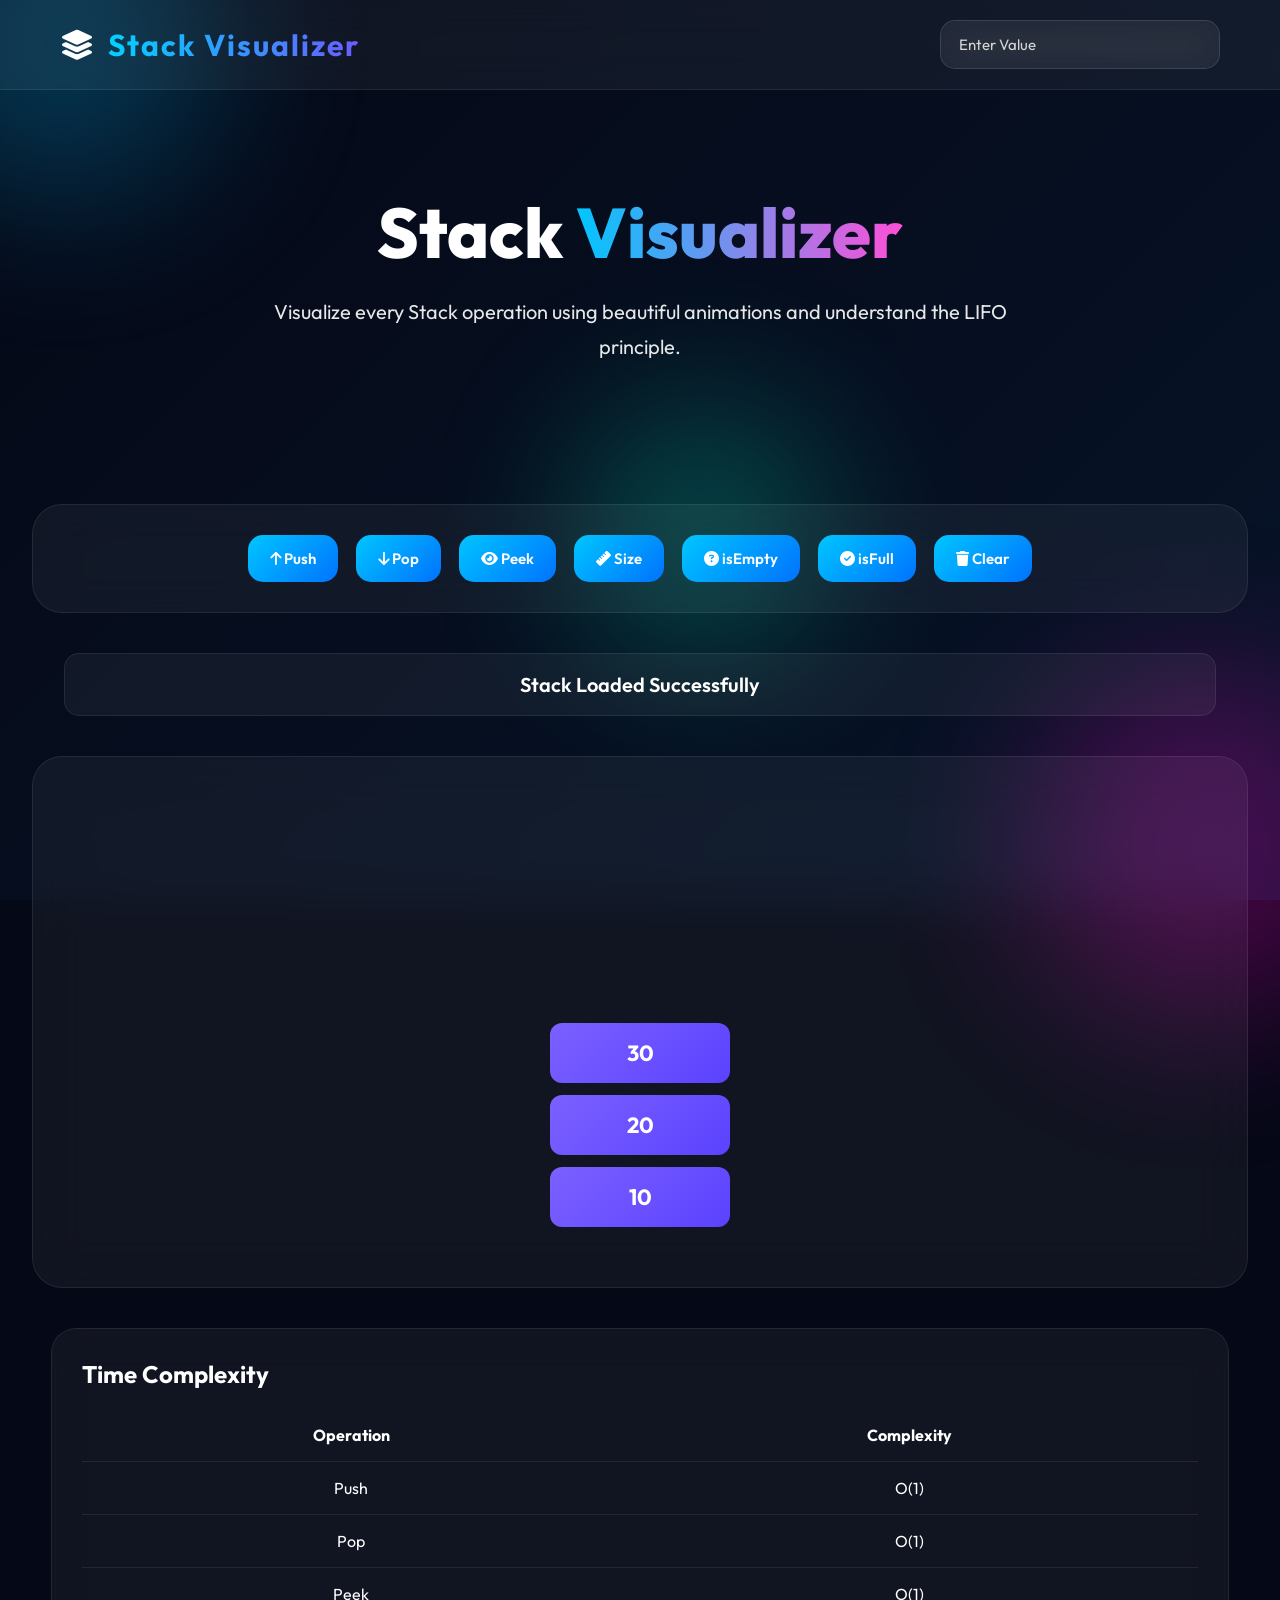
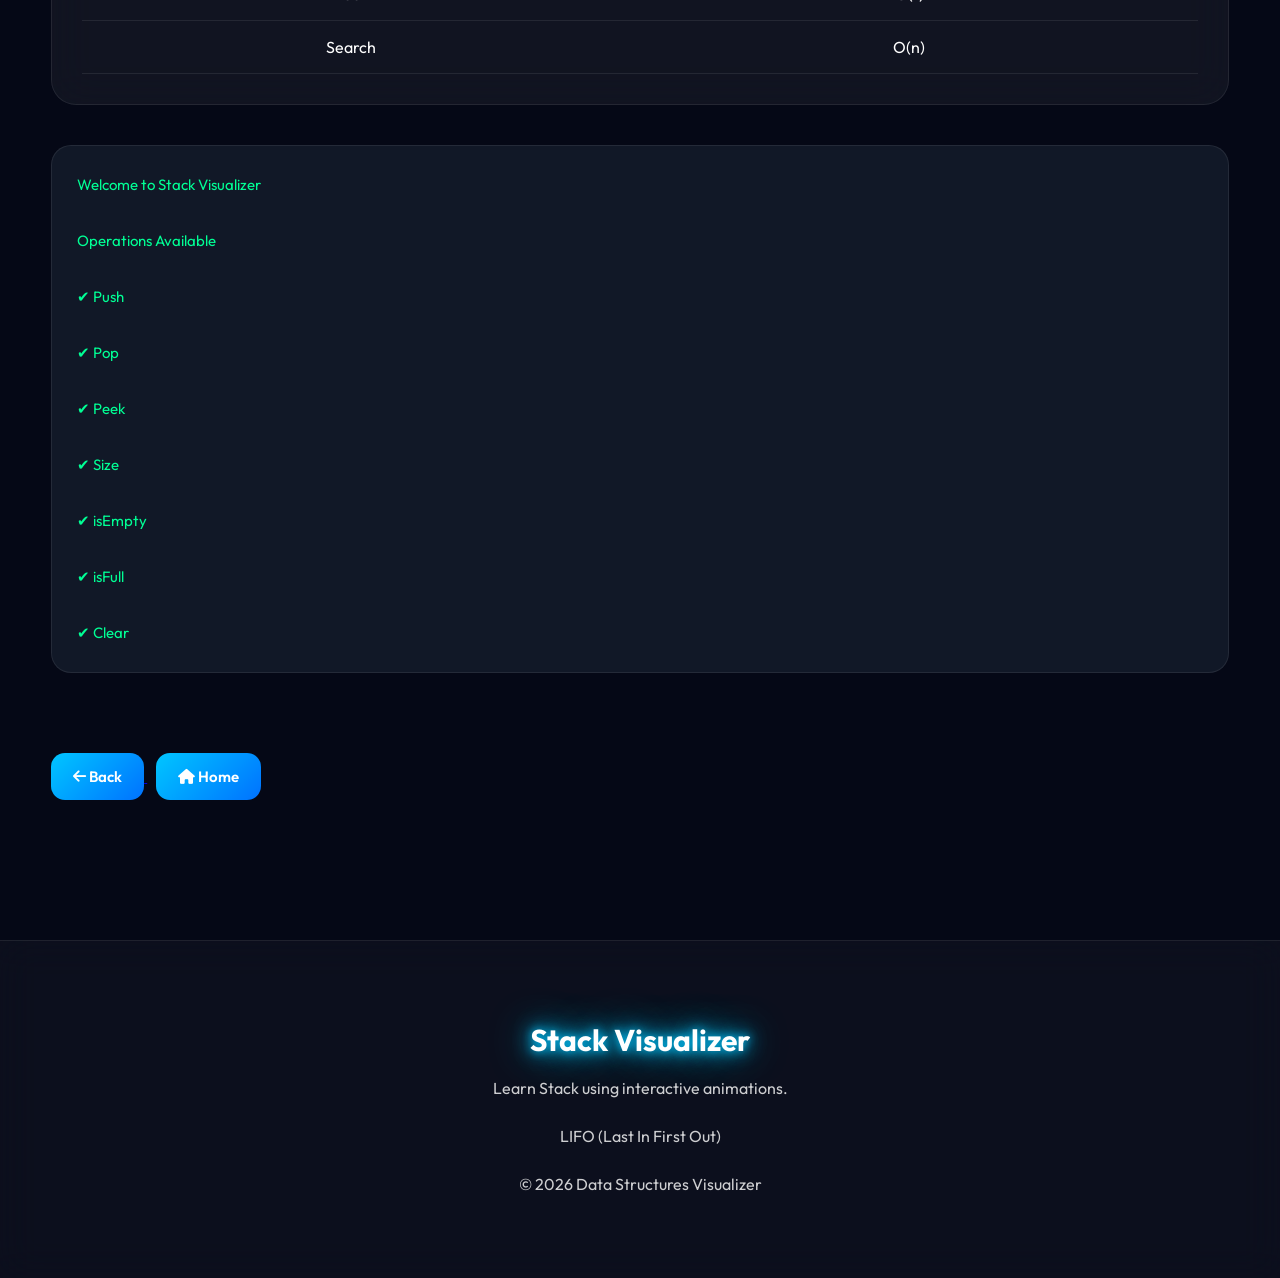
<file: pages/stack.html>
<!DOCTYPE html>
<html lang="en">

<head>

<meta charset="UTF-8">

<meta name="viewport"
content="width=device-width, initial-scale=1.0">

<title>Stack Visualizer</title>

<link rel="stylesheet"
href="../css/style.css">

<link rel="preconnect"
href="https://fonts.googleapis.com">

<link rel="preconnect"
href="https://fonts.gstatic.com"
crossorigin>

<link href="https://fonts.googleapis.com/css2?family=Outfit:wght@300;400;500;600;700;800&display=swap"
rel="stylesheet">

<link rel="stylesheet"
href="https://cdnjs.cloudflare.com/ajax/libs/font-awesome/6.6.0/css/all.min.css">

</head>

<body>

<div class="orb orb1"></div>
<div class="orb orb2"></div>
<div class="orb orb3"></div>

<nav>

<div class="logo">

<i class="fa-solid fa-layer-group"></i>

<span>

Stack Visualizer

</span>

</div>

<div class="nav-right">

<div class="search-box">

<input
type="number"
id="stackValue"
placeholder="Enter Value">

</div>

</div>

</nav>

<section class="hero">

<h1>

Stack

<span>

Visualizer

</span>

</h1>

<p>

Visualize every Stack operation
using beautiful animations
and understand the LIFO principle.

</p>

</section>

<!--================ CONTROL PANEL ================-->

<section class="control-panel">

<button onclick="pushElement()">

<i class="fa-solid fa-arrow-up"></i>

Push

</button>

<button onclick="popElement()">

<i class="fa-solid fa-arrow-down"></i>

Pop

</button>

<button onclick="peekElement()">

<i class="fa-solid fa-eye"></i>

Peek

</button>

<button onclick="stackSize()">

<i class="fa-solid fa-ruler"></i>

Size

</button>

<button onclick="isEmpty()">

<i class="fa-solid fa-circle-question"></i>

isEmpty

</button>

<button onclick="isFull()">

<i class="fa-solid fa-circle-check"></i>

isFull

</button>

<button onclick="clearStack()">

<i class="fa-solid fa-trash"></i>

Clear

</button>

</section>

<div
class="status"
id="status">

Stack Ready...

</div>

<section
class="visualizer">

<div
class="stack-container"
id="stackContainer">

</div>

</section>

<!--================ TIME COMPLEXITY ================-->

<section class="complexity">

<h2>

Time Complexity

</h2>

<table>

<tr>

<th>Operation</th>

<th>Complexity</th>

</tr>

<tr>

<td>Push</td>

<td>O(1)</td>

</tr>

<tr>

<td>Pop</td>

<td>O(1)</td>

</tr>

<tr>

<td>Peek</td>

<td>O(1)</td>

</tr>

<tr>

<td>Search</td>

<td>O(n)</td>

</tr>

</table>

</section>

<!--================ CODE PANEL ================-->

<section
class="code-box">

<pre
id="codeDisplay">

Select an operation...

</pre>

</section>



<!--================ NAVIGATION =================-->

<section class="container center mt-40">

    <a href="linear.html">

        <button>

            <i class="fa-solid fa-arrow-left"></i>

            Back

        </button>

    </a>

    &nbsp;&nbsp;

    <a href="../index.html">

        <button>

            <i class="fa-solid fa-house"></i>

            Home

        </button>

    </a>

</section>

<!--================ FOOTER =================-->

<footer>

    <div class="container">

        <h2 class="glow">

            Stack Visualizer

        </h2>

        <p>

            Learn Stack using interactive animations.

        </p>

        <br>

        <p>

            LIFO (Last In First Out)

        </p>

        <br>

        <p>

            © 2026 Data Structures Visualizer

        </p>

    </div>

</footer>

<!--================ JAVASCRIPT =================-->

<script src="../js/stack.js"></script>

</body>

</html>
</file>
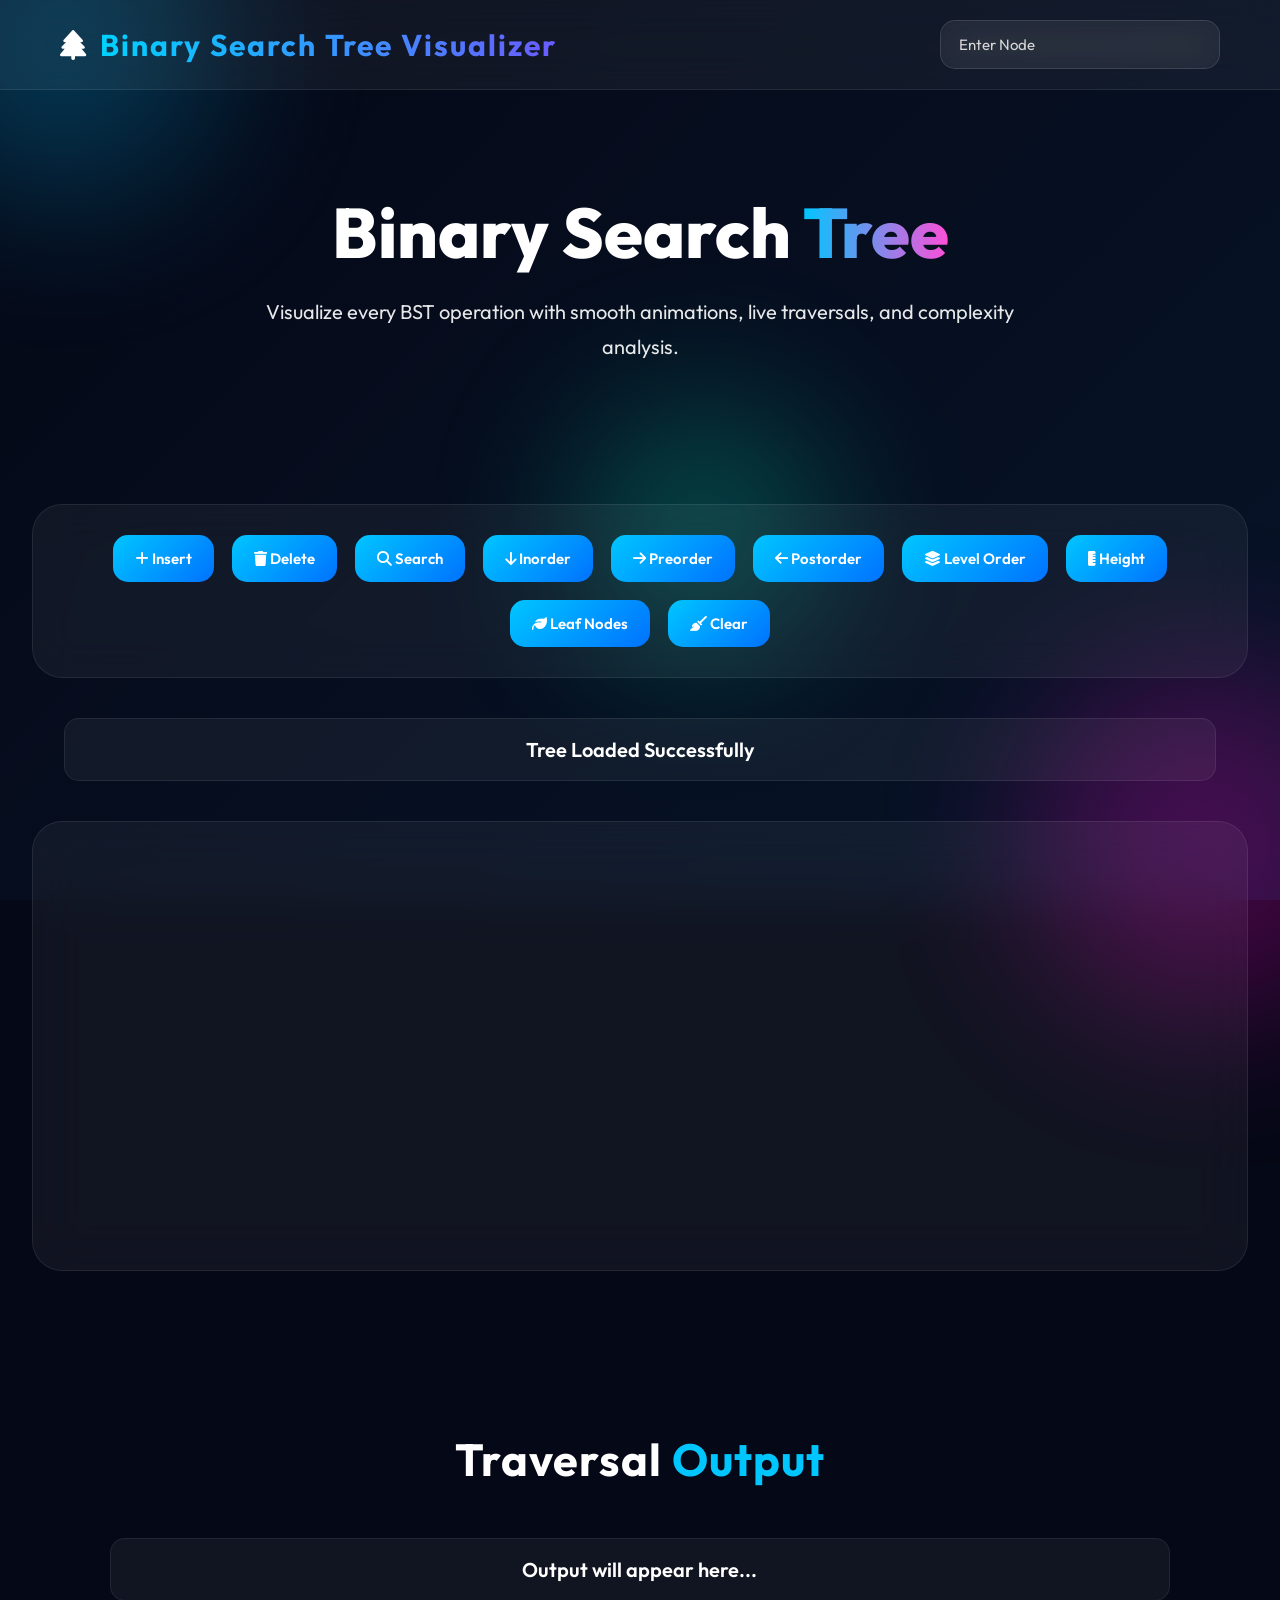
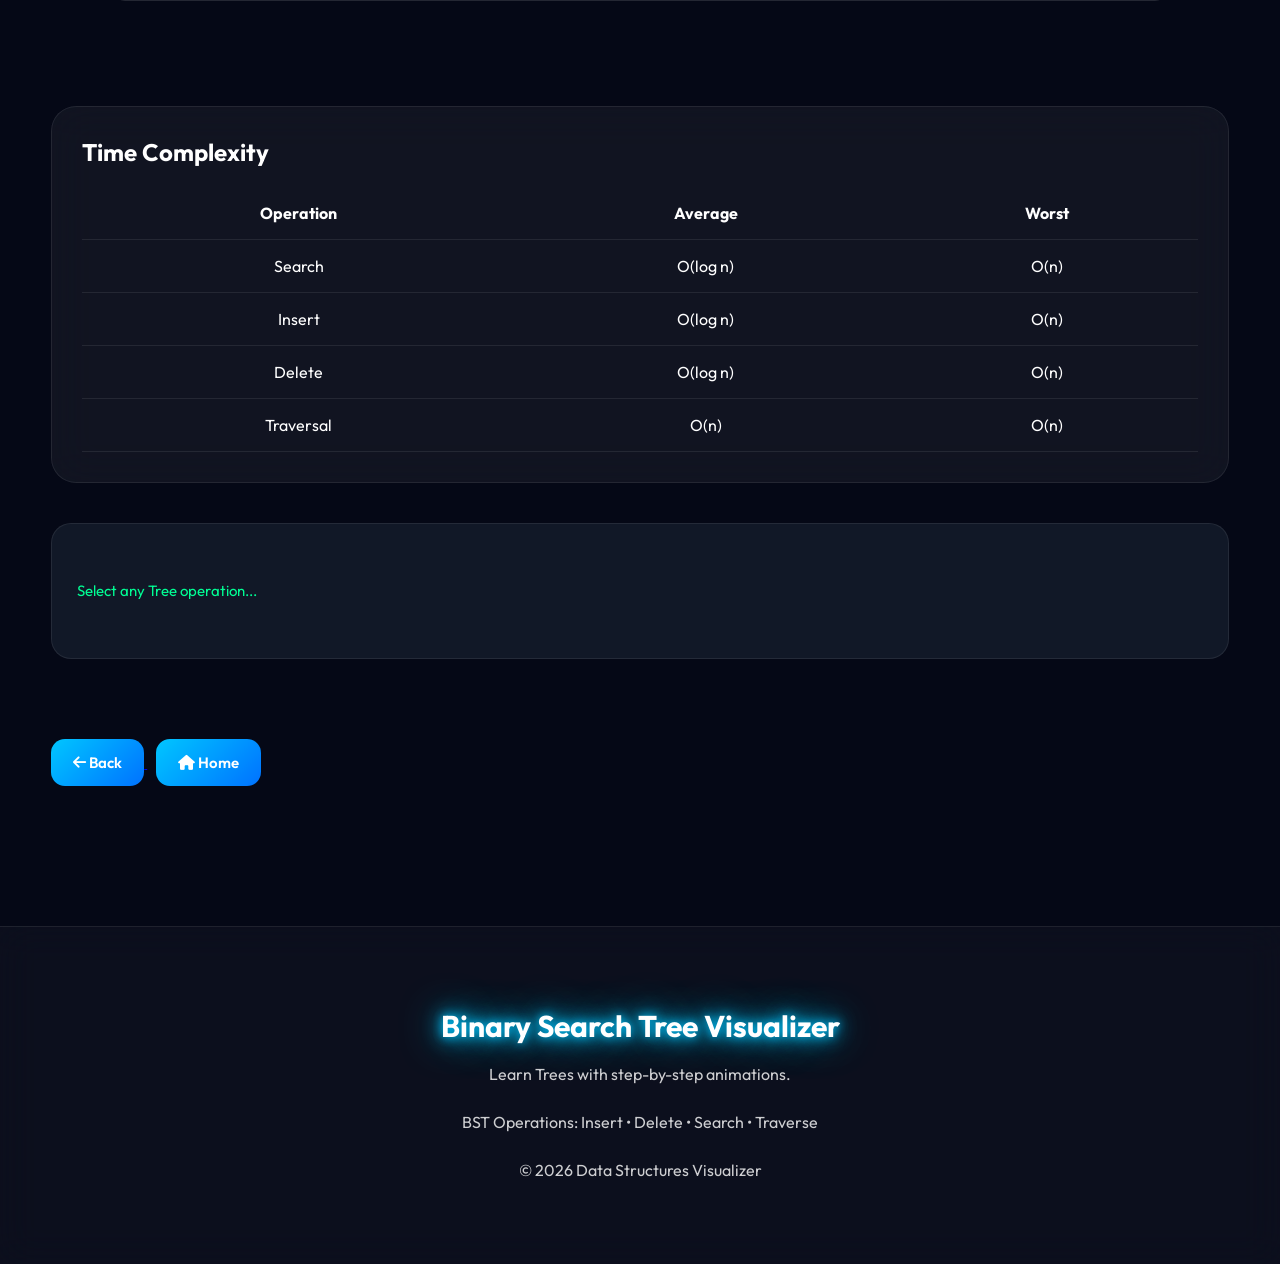
<file: pages/tree.html>
<!DOCTYPE html>
<html lang="en">

<head>

<meta charset="UTF-8">

<meta name="viewport"
content="width=device-width, initial-scale=1.0">

<title>Binary Search Tree Visualizer</title>

<link rel="stylesheet"
href="../css/style.css">

<link rel="preconnect"
href="https://fonts.googleapis.com">

<link rel="preconnect"
href="https://fonts.gstatic.com"
crossorigin>

<link href="https://fonts.googleapis.com/css2?family=Outfit:wght@300;400;500;600;700;800&display=swap"
rel="stylesheet">

<link rel="stylesheet"
href="https://cdnjs.cloudflare.com/ajax/libs/font-awesome/6.6.0/css/all.min.css">

</head>

<body>

<!--================ BACKGROUND =================-->

<div class="orb orb1"></div>
<div class="orb orb2"></div>
<div class="orb orb3"></div>

<!--================ NAVBAR =================-->

<nav>

<div class="logo">

<i class="fa-solid fa-tree"></i>

<span>

Binary Search Tree Visualizer

</span>

</div>

<div class="nav-right">

<div class="search-box">

<input
type="number"
id="treeValue"
placeholder="Enter Node">

</div>

</div>

</nav>

<!--================ HERO =================-->

<section class="hero">

<h1>

Binary Search

<span>

Tree

</span>

</h1>

<p>

Visualize every BST operation
with smooth animations,
live traversals,
and complexity analysis.

</p>

</section>

<!--================ CONTROLS =================-->

<section class="control-panel">

<button onclick="insertNode()">

<i class="fa-solid fa-plus"></i>

Insert

</button>

<button onclick="deleteNode()">

<i class="fa-solid fa-trash"></i>

Delete

</button>

<button onclick="searchNode()">

<i class="fa-solid fa-magnifying-glass"></i>

Search

</button>

<button onclick="inorderTraversal()">

<i class="fa-solid fa-arrow-down"></i>

Inorder

</button>

<button onclick="preorderTraversal()">

<i class="fa-solid fa-arrow-right"></i>

Preorder

</button>

<button onclick="postorderTraversal()">

<i class="fa-solid fa-arrow-left"></i>

Postorder

</button>

<button onclick="levelOrderTraversal()">

<i class="fa-solid fa-layer-group"></i>

Level Order

</button>

<button onclick="treeHeight()">

<i class="fa-solid fa-ruler-vertical"></i>

Height

</button>

<button onclick="leafNodes()">

<i class="fa-solid fa-leaf"></i>

Leaf Nodes

</button>

<button onclick="clearTree()">

<i class="fa-solid fa-broom"></i>

Clear

</button>

</section>

<!--================ STATUS =================-->

<div
class="status"
id="status">

Tree Ready...

</div>

<!--================ TREE =================-->

<section class="visualizer">

<div
id="treeContainer"
class="tree-container">

</div>

</section>

<!--================ TRAVERSAL =================-->

<section class="container">

<h2 class="section-title">

Traversal

<span>

Output

</span>

</h2>

<div
class="status"
id="traversalOutput">

Output will appear here...

</div>

</section>

<!--================ COMPLEXITY =================-->

<section class="complexity">

<h2>

Time Complexity

</h2>

<table>

<tr>

<th>Operation</th>

<th>Average</th>

<th>Worst</th>

</tr>

<tr>

<td>Search</td>

<td>O(log n)</td>

<td>O(n)</td>

</tr>

<tr>

<td>Insert</td>

<td>O(log n)</td>

<td>O(n)</td>

</tr>

<tr>

<td>Delete</td>

<td>O(log n)</td>

<td>O(n)</td>

</tr>

<tr>

<td>Traversal</td>

<td>O(n)</td>

<td>O(n)</td>

</tr>

</table>

</section>

<!--================ CODE =================-->

<section class="code-box">

<pre id="codeDisplay">

Select any Tree operation...

</pre>

</section>


<!--================ NAVIGATION =================-->

<section class="container center mt-40">

    <a href="nonlinear.html">

        <button>

            <i class="fa-solid fa-arrow-left"></i>

            Back

        </button>

    </a>

    &nbsp;&nbsp;

    <a href="../index.html">

        <button>

            <i class="fa-solid fa-house"></i>

            Home

        </button>

    </a>

</section>

<!--================ FOOTER =================-->

<footer>

    <div class="container">

        <h2 class="glow">

            Binary Search Tree Visualizer

        </h2>

        <p>

            Learn Trees with step-by-step animations.

        </p>

        <br>

        <p>

            BST Operations: Insert • Delete • Search • Traverse

        </p>

        <br>

        <p>

            © 2026 Data Structures Visualizer

        </p>

    </div>

</footer>

<!--================ JAVASCRIPT =================-->

<script src="../js/tree.js"></script>

</body>

</html>
</file>
<file: css/style.css>
/*==========================================================
        DATA STRUCTURES VISUALIZER
        PREMIUM STYLE.CSS
        PART - 1
==========================================================*/

/*================ GOOGLE FONT ================*/

@import url('https://fonts.googleapis.com/css2?family=Outfit:wght@200;300;400;500;600;700;800&display=swap');

/*================ RESET ================*/

*{
margin:0;
padding:0;
box-sizing:border-box;
font-family:'Outfit',sans-serif;
}

html{
scroll-behavior:smooth;
}

body{

background:#050816;

color:#ffffff;

overflow-x:hidden;

min-height:100vh;

position:relative;

}

/*================ SCROLL BAR ================*/

::-webkit-scrollbar{
width:10px;
}

::-webkit-scrollbar-track{
background:#08101f;
}

::-webkit-scrollbar-thumb{

background:linear-gradient(
180deg,
#00c6ff,
#0072ff
);

border-radius:20px;

}

::-webkit-scrollbar-thumb:hover{

background:linear-gradient(
180deg,
#00ffd5,
#0099ff
);

}

/*================ ANIMATED BACKGROUND ================*/

body::before{

content:"";

position:fixed;

top:0;
left:0;

width:100%;
height:100%;

background:
linear-gradient(
135deg,
#050816,
#07172d,
#0a2440,
#07172d,
#050816
);

background-size:500% 500%;

animation:gradientMove 15s ease infinite;

z-index:-5;

}

@keyframes gradientMove{

0%{
background-position:0% 50%;
}

50%{
background-position:100% 50%;
}

100%{
background-position:0% 50%;
}

}

/*================ FLOATING ORBS ================*/

.orb{

position:fixed;

border-radius:50%;

filter:blur(80px);

opacity:.25;

z-index:-4;

animation-timing-function:ease-in-out;
animation-iteration-count:infinite;

}

.orb1{

width:320px;
height:320px;

background:#00bfff;

top:-120px;
left:-100px;

animation:orbOne 16s infinite;

}

.orb2{

width:350px;
height:350px;

background:#ff00cc;

bottom:-120px;
right:-100px;

animation:orbTwo 18s infinite;

}

.orb3{

width:250px;
height:250px;

background:#00ffcc;

top:45%;
left:45%;

animation:orbThree 20s infinite;

}

@keyframes orbOne{

0%{

transform:
translate(0,0);

}

50%{

transform:
translate(180px,120px);

}

100%{

transform:
translate(0,0);

}

}

@keyframes orbTwo{

0%{

transform:
translate(0,0);

}

50%{

transform:
translate(-150px,-130px);

}

100%{

transform:
translate(0,0);

}

}

@keyframes orbThree{

0%{

transform:
translateY(0);

}

50%{

transform:
translateY(-120px);

}

100%{

transform:
translateY(0);

}

}

/*================ NAVBAR ================*/

nav{

width:100%;

display:flex;

justify-content:space-between;

align-items:center;

padding:20px 60px;

position:sticky;

top:0;

backdrop-filter:blur(20px);

background:rgba(255,255,255,.05);

border-bottom:1px solid rgba(255,255,255,.08);

z-index:999;

}

/*================ LOGO ================*/

.logo{

font-size:30px;

font-weight:700;

letter-spacing:2px;

color:#ffffff;

display:flex;

align-items:center;

gap:12px;

}

.logo span{

background:linear-gradient(
90deg,
#00d2ff,
#6a5cff
);

-webkit-background-clip:text;

-webkit-text-fill-color:transparent;

}

/*================ NAV RIGHT ================*/

.nav-right{

display:flex;

align-items:center;

gap:18px;

}

/*================ SEARCH BOX ================*/

.search-box{

position:relative;

}

.search-box input{

width:280px;

padding:14px 18px;

border-radius:15px;

outline:none;

border:1px solid rgba(255,255,255,.12);

background:rgba(255,255,255,.05);

backdrop-filter:blur(18px);

color:#ffffff;

font-size:15px;

transition:.4s;

}

.search-box input:focus{

border-color:#00c6ff;

box-shadow:
0 0 20px rgba(0,198,255,.45);

}

.search-box input::placeholder{

color:#d6d6d6;

}

/*================ BUTTONS ================*/

button{

cursor:pointer;

border:none;

outline:none;

padding:14px 22px;

border-radius:14px;

font-size:15px;

font-weight:600;

color:white;

background:linear-gradient(
135deg,
#00c6ff,
#0072ff
);

transition:.35s;

}

button:hover{

transform:
translateY(-4px)
scale(1.05);

box-shadow:
0 0 25px rgba(0,198,255,.5);

}

/*================ HERO ================*/

.hero{

display:flex;

flex-direction:column;

justify-content:center;

align-items:center;

text-align:center;

padding:100px 30px;

}

.hero h1{

font-size:70px;

font-weight:800;

line-height:1.2;

margin-bottom:20px;

animation:fadeDown 1s ease;

}

.hero h1 span{

background:linear-gradient(
90deg,
#00c6ff,
#ff4fd8
);

-webkit-background-clip:text;

-webkit-text-fill-color:transparent;

}

.hero p{

font-size:20px;

max-width:750px;

line-height:35px;

opacity:.9;

animation:fadeUp 1.2s ease;

}

@keyframes fadeDown{

from{

opacity:0;

transform:
translateY(-60px);

}

to{

opacity:1;

transform:
translateY(0);

}

}

@keyframes fadeUp{

from{

opacity:0;

transform:
translateY(50px);

}

to{

opacity:1;

transform:
translateY(0);

}

}

/*================ SECTION TITLE ================*/

.section-title{

font-size:45px;

font-weight:700;

text-align:center;

margin:80px 0 50px;

letter-spacing:1px;

}

.section-title span{

color:#00c6ff;

}


/*==========================================================
        DATA STRUCTURES VISUALIZER
        PREMIUM STYLE.CSS
        PART - 2
==========================================================*/


/*==================== CONTAINER ====================*/

.container{

width:92%;

max-width:1500px;

margin:auto;

padding:40px 0;

}


/*==================== GRID ====================*/

.grid{

display:grid;

grid-template-columns:
repeat(auto-fit,minmax(320px,1fr));

gap:35px;

}


/*==================== PREMIUM CARD ====================*/

.card{

position:relative;

overflow:hidden;

background:
rgba(255,255,255,.06);

backdrop-filter:blur(22px);

border:
1px solid rgba(255,255,255,.12);

border-radius:30px;

padding:35px;

cursor:pointer;

transition:.45s;

transform-style:preserve-3d;

box-shadow:
0 10px 30px rgba(0,0,0,.25);

animation:cardAppear .9s ease forwards;

opacity:0;

}


.card:nth-child(1){animation-delay:.1s;}
.card:nth-child(2){animation-delay:.2s;}
.card:nth-child(3){animation-delay:.3s;}
.card:nth-child(4){animation-delay:.4s;}
.card:nth-child(5){animation-delay:.5s;}
.card:nth-child(6){animation-delay:.6s;}
.card:nth-child(7){animation-delay:.7s;}
.card:nth-child(8){animation-delay:.8s;}


@keyframes cardAppear{

from{

opacity:0;

transform:
translateY(70px)
scale(.9);

}

to{

opacity:1;

transform:
translateY(0)
scale(1);

}

}


/*==================== SHINE EFFECT ====================*/

.card::before{

content:"";

position:absolute;

top:-120%;

left:-40%;

width:80%;

height:300%;

background:
rgba(255,255,255,.15);

transform:rotate(25deg);

transition:.8s;

}

.card:hover::before{

left:140%;

}


/*==================== TOP BORDER ====================*/

.card::after{

content:"";

position:absolute;

left:0;

top:0;

width:100%;

height:4px;

background:
linear-gradient(
90deg,
#00d4ff,
#00ffb3,
#7d5cff,
#ff3cac
);

background-size:300%;

animation:borderMove 6s linear infinite;

}


@keyframes borderMove{

0%{
background-position:0%;
}

100%{
background-position:300%;
}

}


/*==================== CARD HOVER ====================*/

.card:hover{

transform:

translateY(-18px)

rotateX(6deg)

rotateY(-6deg)

scale(1.04);

box-shadow:

0 25px 50px rgba(0,198,255,.35),

0 0 40px rgba(255,0,204,.15);

}


/*==================== CARD ICON ====================*/

.card-icon{

width:90px;

height:90px;

margin-bottom:25px;

display:flex;

justify-content:center;

align-items:center;

font-size:42px;

border-radius:50%;

background:

linear-gradient(
135deg,
#00d4ff,
#6a5cff
);

box-shadow:

0 0 30px rgba(0,212,255,.4);

transition:.4s;

}


.card:hover .card-icon{

transform:

rotate(12deg)

scale(1.15);

}


/*==================== CARD TITLE ====================*/

.card h2{

font-size:28px;

margin-bottom:18px;

font-weight:700;

}


.card p{

font-size:16px;

line-height:30px;

opacity:.85;

margin-bottom:20px;

}


/*==================== CARD BUTTON ====================*/

.card a{

display:inline-flex;

align-items:center;

gap:10px;

text-decoration:none;

padding:12px 22px;

border-radius:14px;

background:

linear-gradient(
135deg,
#00c6ff,
#0072ff
);

color:white;

font-weight:600;

transition:.35s;

}


.card a:hover{

transform:

translateX(8px);

box-shadow:

0 0 25px rgba(0,198,255,.45);

}


/*==================== FEATURE SECTION ====================*/

.features{

margin-top:80px;

}


.feature-grid{

display:grid;

grid-template-columns:

repeat(auto-fit,minmax(250px,1fr));

gap:30px;

}


.feature-card{

background:

rgba(255,255,255,.05);

backdrop-filter:blur(18px);

border:

1px solid rgba(255,255,255,.1);

border-radius:25px;

padding:35px;

text-align:center;

transition:.4s;

}


.feature-card:hover{

transform:

translateY(-12px);

box-shadow:

0 20px 35px rgba(0,198,255,.25);

}


.feature-card i{

font-size:42px;

margin-bottom:18px;

background:

linear-gradient(
135deg,
#00d4ff,
#ff3cac
);

-webkit-background-clip:text;

-webkit-text-fill-color:transparent;

}


.feature-card h3{

margin-bottom:15px;

font-size:24px;

}


.feature-card p{

line-height:28px;

opacity:.85;

}


/*==================== FOOTER ====================*/

footer{

margin-top:100px;

padding:40px;

text-align:center;

border-top:

1px solid rgba(255,255,255,.08);

background:

rgba(255,255,255,.03);

backdrop-filter:blur(18px);

}


footer h2{

font-size:30px;

margin-bottom:15px;

}


footer p{

opacity:.8;

line-height:28px;

}


/*==================== FLOATING ANIMATION ====================*/

.float{

animation:float 4s ease-in-out infinite;

}


@keyframes float{

0%{

transform:translateY(0);

}

50%{

transform:translateY(-15px);

}

100%{

transform:translateY(0);

}

}


/*==================== GLOW TEXT ====================*/

.glow{

text-shadow:

0 0 10px #00c6ff,

0 0 20px #00c6ff,

0 0 40px #00c6ff;

}


/*==================== RESPONSIVE ====================*/

@media(max-width:992px){

.hero h1{

font-size:55px;

}

.section-title{

font-size:36px;

}

.grid{

grid-template-columns:1fr 1fr;

}

}


@media(max-width:768px){

nav{

flex-direction:column;

gap:20px;

padding:20px;

}

.search-box input{

width:100%;

}

.hero{

padding:70px 20px;

}

.hero h1{

font-size:42px;

}

.hero p{

font-size:17px;

line-height:28px;

}

.grid{

grid-template-columns:1fr;

}

.card{

padding:28px;

}

.feature-grid{

grid-template-columns:1fr;

}

}


@media(max-width:480px){

.hero h1{

font-size:34px;

}

.section-title{

font-size:28px;

}

.card-icon{

width:70px;

height:70px;

font-size:32px;

}
}


/*==========================================================
        DATA STRUCTURES VISUALIZER
        PREMIUM STYLE.CSS
        PART - 3
==========================================================*/


/*================ CONTROL PANEL ================*/

.control-panel{

width:95%;

max-width:1400px;

margin:40px auto;

padding:30px;

border-radius:30px;

background:rgba(255,255,255,.05);

backdrop-filter:blur(20px);

border:1px solid rgba(255,255,255,.08);

display:flex;

flex-wrap:wrap;

justify-content:center;

align-items:center;

gap:18px;

}


/*================ INPUT ================*/

.control-panel input{

width:180px;

padding:14px 18px;

border:none;

outline:none;

border-radius:15px;

background:rgba(255,255,255,.08);

color:white;

font-size:16px;

border:1px solid rgba(255,255,255,.08);

transition:.35s;

}


.control-panel input:focus{

border-color:#00c6ff;

box-shadow:

0 0 20px rgba(0,198,255,.35);

}


.control-panel input::placeholder{

color:#d8d8d8;

}


/*================ BUTTON ================*/

.control-panel button{

padding:14px 22px;

font-size:15px;

font-weight:600;

border:none;

border-radius:15px;

cursor:pointer;

background:

linear-gradient(
135deg,
#00c6ff,
#0072ff
);

color:white;

transition:.35s;

}


.control-panel button:hover{

transform:

translateY(-4px)

scale(1.05);

box-shadow:

0 0 25px rgba(0,198,255,.45);

}


/*================ VISUALIZER AREA ================*/

.visualizer{

width:95%;

min-height:450px;

margin:40px auto;

padding:40px;

border-radius:30px;

background:

rgba(255,255,255,.05);

border:1px solid rgba(255,255,255,.08);

backdrop-filter:blur(25px);

display:flex;

justify-content:center;

align-items:center;

flex-wrap:wrap;

gap:25px;

overflow:hidden;

}


/*================ ARRAY BOX ================*/

.array-box{

width:90px;

height:90px;

border-radius:18px;

display:flex;

justify-content:center;

align-items:center;

font-size:28px;

font-weight:bold;

background:

linear-gradient(
135deg,
#00c6ff,
#0072ff
);

box-shadow:

0 10px 30px rgba(0,198,255,.25);

transition:.45s;

animation:arrayEntry .5s ease;

position:relative;

}


.array-box::after{

content:attr(data-index);

position:absolute;

bottom:-28px;

font-size:14px;

color:#cfcfcf;

}


.array-box:hover{

transform:

translateY(-12px)

scale(1.08);

}


@keyframes arrayEntry{

from{

opacity:0;

transform:

translateY(60px)

scale(.6);

}

to{

opacity:1;

transform:

translateY(0)

scale(1);

}

}


/*================ ARRAY STATES ================*/

.array-active{

background:#ff9800 !important;

}

.array-found{

background:#00e676 !important;

}

.array-delete{

background:#ff3d3d !important;

transform:scale(.2);

opacity:0;

}

.array-insert{

animation:insertAnim .5s;

}

@keyframes insertAnim{

0%{

transform:scale(.3);

}

100%{

transform:scale(1);

}

}


/*================ STACK ================*/

.stack-container{

display:flex;

flex-direction:column-reverse;

align-items:center;

gap:12px;

padding:20px;

min-height:450px;

}


.stack-box{

width:180px;

height:60px;

border-radius:12px;

display:flex;

justify-content:center;

align-items:center;

font-size:22px;

font-weight:bold;

background:

linear-gradient(
135deg,
#7b61ff,
#5b42ff
);

transition:.4s;

animation:pushAnim .4s ease;

}


.stack-box:hover{

transform:translateX(12px);

}


@keyframes pushAnim{

from{

opacity:0;

transform:

translateY(-80px);

}

to{

opacity:1;

transform:

translateY(0);

}

}


.stack-pop{

animation:popAnim .5s forwards;

}

@keyframes popAnim{

to{

opacity:0;

transform:

translateY(-100px);

}

}


/*================ QUEUE ================*/

.queue-container{

display:flex;

align-items:center;

gap:18px;

padding:20px;

flex-wrap:wrap;

}


.queue-box{

width:90px;

height:90px;

border-radius:18px;

display:flex;

justify-content:center;

align-items:center;

font-size:25px;

font-weight:bold;

background:

linear-gradient(
135deg,
#00e5ff,
#008cff
);

transition:.4s;

animation:enqueueAnim .45s;

}


.queue-box:hover{

transform:

translateY(-10px);

}


@keyframes enqueueAnim{

from{

opacity:0;

transform:

translateX(120px);

}

to{

opacity:1;

transform:

translateX(0);

}

}


.queue-remove{

animation:dequeueAnim .5s forwards;

}

@keyframes dequeueAnim{

to{

opacity:0;

transform:

translateX(-120px);

}

}


/*================ STATUS ================*/

.status{

width:90%;

margin:25px auto;

padding:18px;

border-radius:15px;

text-align:center;

font-size:20px;

font-weight:600;

background:

rgba(255,255,255,.05);

border:

1px solid rgba(255,255,255,.08);

}


/*================ OPERATION TITLE ================*/

.operation-title{

font-size:34px;

font-weight:700;

text-align:center;

margin-top:40px;

margin-bottom:25px;

}



/*==========================================================
        DATA STRUCTURES VISUALIZER
        PREMIUM STYLE.CSS
        PART - 4
==========================================================*/


/*================ LINKED LIST =================*/

.linkedlist-container{

display:flex;

align-items:center;

justify-content:center;

flex-wrap:wrap;

gap:55px;

padding:30px;

min-height:350px;

}

.list-node{

position:relative;

width:100px;

height:100px;

border-radius:18px;

display:flex;

justify-content:center;

align-items:center;

font-size:28px;

font-weight:bold;

background:

linear-gradient(
135deg,
#00d4ff,
#0094ff
);

transition:.45s;

animation:listEntry .5s;

}

.list-node:hover{

transform:

translateY(-12px)

scale(1.08);

}

.list-node::after{

content:"➜";

position:absolute;

right:-42px;

font-size:34px;

color:#00d4ff;

}

.list-node:last-child::after{

display:none;

}

@keyframes listEntry{

from{

opacity:0;

transform:

translateX(-80px);

}

to{

opacity:1;

transform:

translateX(0);

}

}


/*================ TREE =================*/

.tree{

display:flex;

flex-direction:column;

align-items:center;

margin-top:30px;

}

.tree-level{

display:flex;

justify-content:center;

gap:60px;

margin:40px 0;

}

.tree-node{

width:80px;

height:80px;

border-radius:50%;

display:flex;

justify-content:center;

align-items:center;

font-size:24px;

font-weight:bold;

background:

linear-gradient(
135deg,
#7b61ff,
#4b37d6
);

box-shadow:

0 0 25px rgba(123,97,255,.4);

transition:.35s;

animation:treeGrow .6s;

}

.tree-node:hover{

transform:scale(1.12);

}

@keyframes treeGrow{

from{

transform:scale(.2);

opacity:0;

}

to{

transform:scale(1);

opacity:1;

}

}


/*================ GRAPH =================*/

.graph-container{

display:flex;

justify-content:center;

align-items:center;

flex-wrap:wrap;

gap:70px;

padding:50px;

}

.graph-node{

width:90px;

height:90px;

border-radius:50%;

display:flex;

justify-content:center;

align-items:center;

font-size:24px;

font-weight:bold;

background:

linear-gradient(
135deg,
#ff3cac,
#784ba0
);

transition:.4s;

cursor:pointer;

animation:graphNode .6s;

}

.graph-node:hover{

transform:

scale(1.15);

box-shadow:

0 0 35px rgba(255,60,172,.45);

}

.graph-node.visited{

background:

linear-gradient(
135deg,
#00ff95,
#00c853
);

}

@keyframes graphNode{

from{

opacity:0;

transform:scale(.2);

}

to{

opacity:1;

transform:scale(1);

}

}


/*================ SEARCHING =================*/

.search-active{

background:#ff9800 !important;

animation:searchPulse .7s infinite;

}

.search-found{

background:#00e676 !important;

transform:scale(1.15);

}

@keyframes searchPulse{

0%{

transform:scale(1);

}

50%{

transform:scale(1.12);

}

100%{

transform:scale(1);

}

}


/*================ SORTING =================*/

.sort-container{

display:flex;

justify-content:center;

align-items:flex-end;

gap:8px;

height:420px;

padding:20px;

}

.bar{

width:35px;

border-radius:10px 10px 0 0;

background:

linear-gradient(
180deg,
#00d4ff,
#0072ff
);

transition:.35s;

}

.bar.active{

background:#ff9800;

}

.bar.sorted{

background:#00e676;

}


/*================ COMPLEXITY PANEL =================*/

.complexity{

width:92%;

margin:40px auto;

padding:30px;

border-radius:25px;

background:

rgba(255,255,255,.05);

border:1px solid rgba(255,255,255,.08);

backdrop-filter:blur(20px);

}

.complexity h2{

margin-bottom:20px;

}

.complexity table{

width:100%;

border-collapse:collapse;

}

.complexity th,

.complexity td{

padding:16px;

text-align:center;

border-bottom:

1px solid rgba(255,255,255,.08);

}


/*================ CODE PANEL =================*/

.code-box{

width:92%;

margin:40px auto;

padding:25px;

border-radius:20px;

background:#111827;

overflow:auto;

font-family:Consolas,monospace;

line-height:28px;

font-size:15px;

color:#00ff95;

border:

1px solid rgba(255,255,255,.08);

}


/*================ LOADER =================*/

.loader{

width:70px;

height:70px;

border-radius:50%;

border:8px solid rgba(255,255,255,.15);

border-top:8px solid #00d4ff;

animation:spin 1s linear infinite;

margin:auto;

}

@keyframes spin{

100%{

transform:rotate(360deg);

}

}


/*================ FADE =================*/

.fade-in{

animation:fadeIn .6s;

}

@keyframes fadeIn{

from{

opacity:0;

}

to{

opacity:1;

}

}


/*================ SCALE =================*/

.scale{

animation:scaleAnim .5s;

}

@keyframes scaleAnim{

0%{

transform:scale(.4);

}

100%{

transform:scale(1);

}

}


/*================ SHAKE =================*/

.shake{

animation:shake .4s;

}

@keyframes shake{

0%{transform:translateX(0);}
20%{transform:translateX(-10px);}
40%{transform:translateX(10px);}
60%{transform:translateX(-10px);}
80%{transform:translateX(10px);}
100%{transform:translateX(0);}

}


/*================ SUCCESS =================*/

.success{

background:#00e676 !important;

color:white;

}


/*================ ERROR =================*/

.error{

background:#ff3d3d !important;

color:white;

}


/*================ HIDDEN =================*/

.hidden{

display:none;

}


/*================ FLEX =================*/

.flex{

display:flex;

}

.center{

justify-content:center;

align-items:center;

}


/*================ MARGIN =================*/

.mt-20{

margin-top:20px;

}

.mt-40{

margin-top:40px;

}

.mt-60{

margin-top:60px;

}


/*================ END =================*/
</file>
